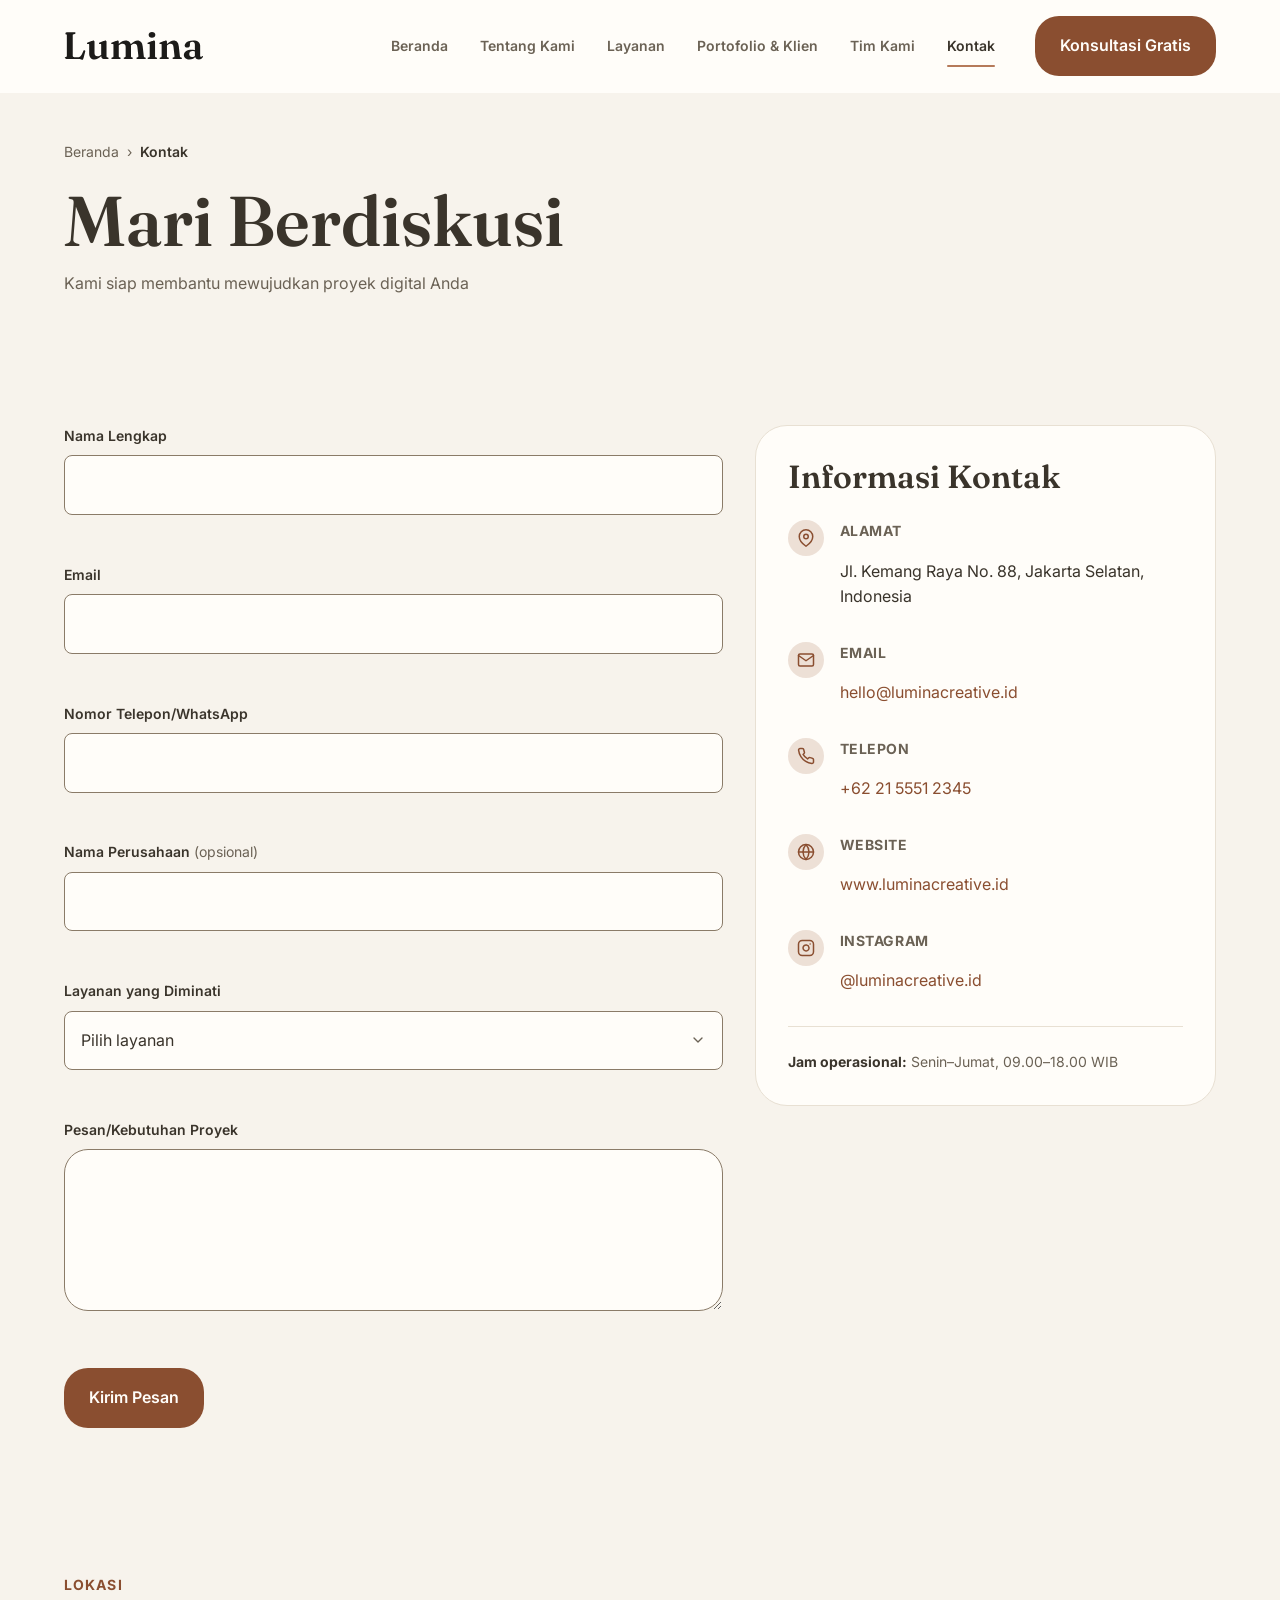
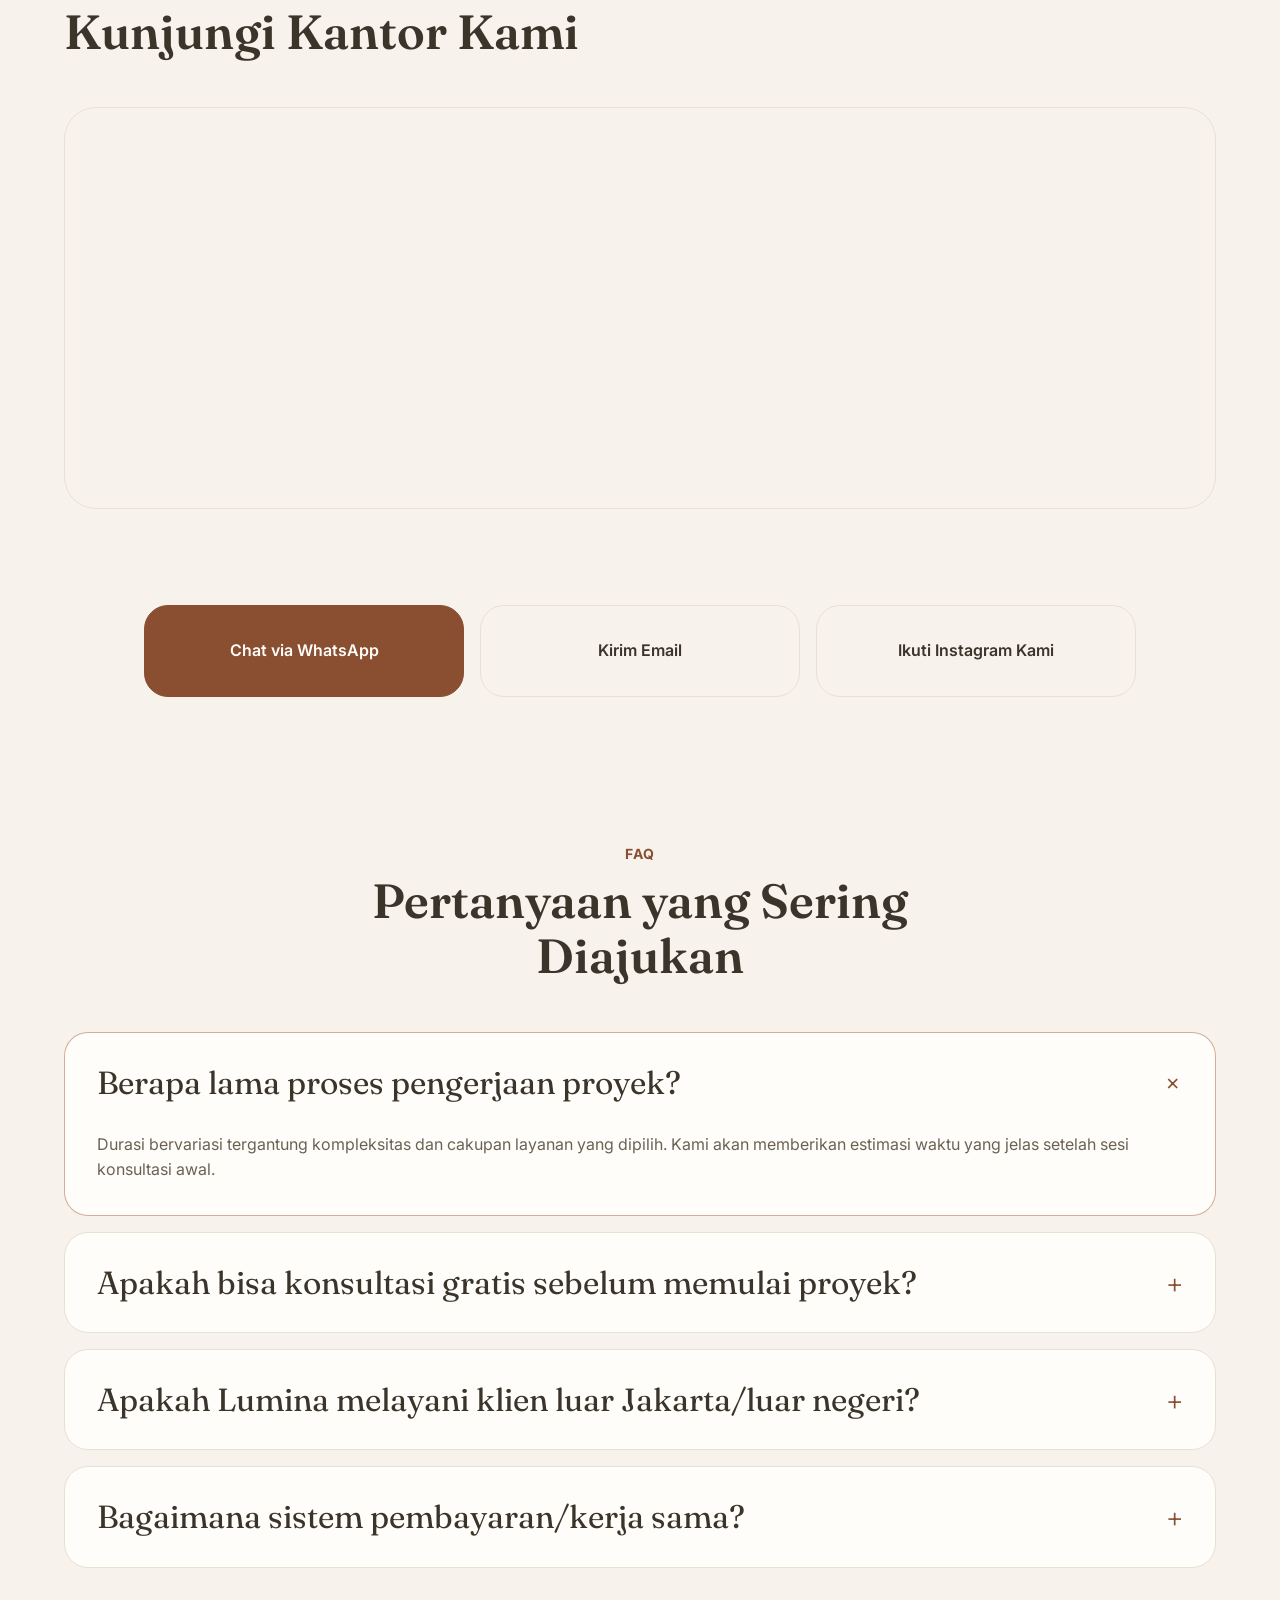
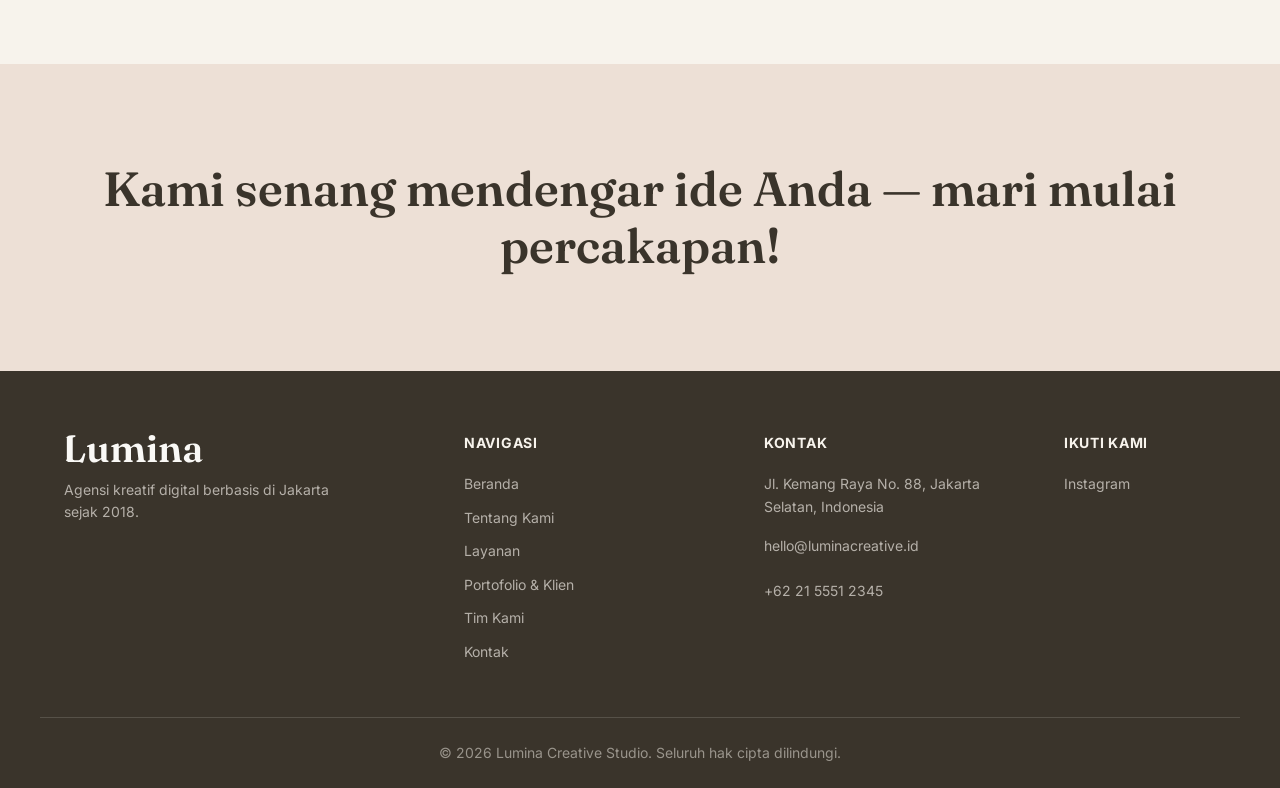
<file: kontak.html>
<!doctype html>
<html lang="id">
  <head>
    <meta charset="UTF-8" />
    <meta name="viewport" content="width=device-width, initial-scale=1.0" />
    <title>Kontak — Lumina Creative Studio</title>
    <meta
      name="description"
      content="Hubungi Lumina Creative Studio untuk konsultasi gratis. Kirim pesan melalui form, WhatsApp, email, atau kunjungi kantor kami di Jakarta Selatan."
    />

    <!-- Open Graph untuk share sosial media -->
    <meta property="og:title" content="Kontak — Lumina Creative Studio" />
    <meta
      property="og:description"
      content="Kami siap membantu mewujudkan proyek digital Anda."
    />
    <meta property="og:image" content="assets/images/og-cover.jpg" />

    <link rel="icon" href="assets/images/favicon.ico" />
    <link rel="apple-touch-icon" href="assets/images/favicon-180.png" />
    <link rel="preconnect" href="https://fonts.googleapis.com" />
    <link rel="preconnect" href="https://fonts.gstatic.com" crossorigin />
    <link
      href="https://fonts.googleapis.com/css2?family=Fraunces:opsz,wght@9..144,400;9..144,600;9..144,700&family=Inter:wght@400;500;600&display=swap"
      rel="stylesheet"
    />
    <link rel="stylesheet" href="assets/css/reset.css" />
    <link rel="stylesheet" href="assets/css/variables.css" />
    <link rel="stylesheet" href="assets/css/base.css" />
    <link rel="stylesheet" href="assets/css/layout.css" />
    <link rel="stylesheet" href="assets/css/components.css" />
    <link rel="stylesheet" href="assets/css/pages/contact.css" />
  </head>
  <body>
    <!-- ============================================================
       NAVBAR (lihat _navbar-snippet.html)
       ============================================================ -->
    <header class="navbar" id="navbar">
      <div class="container navbar__inner">
        <a href="index.html" class="navbar__logo">
          <img
            src="assets/images/logo/logo.svg"
            alt="Lumina Creative Studio"
            width="140"
            height="32"
          />
        </a>

        <button
          class="navbar__toggle"
          id="navToggle"
          aria-label="Buka menu navigasi"
          aria-expanded="false"
          aria-controls="navMenu"
        >
          <span></span><span></span><span></span>
        </button>

        <nav class="navbar__menu" id="navMenu">
          <a href="index.html" class="navbar__link">Beranda</a>
          <a href="tentang.html" class="navbar__link">Tentang Kami</a>
          <a href="layanan.html" class="navbar__link">Layanan</a>
          <a href="portofolio.html" class="navbar__link">Portofolio & Klien</a>
          <a href="tim.html" class="navbar__link">Tim Kami</a>
          <a href="kontak.html" class="navbar__link navbar__link--active"
            >Kontak</a
          >
          <a href="kontak.html" class="navbar__cta btn btn--primary"
            >Konsultasi Gratis</a
          >
        </nav>
      </div>
    </header>

    <main>
      <!-- ============================================================
         1. PAGE HEADER
         ============================================================ -->
      <section class="page-header">
        <div class="container">
          <nav class="breadcrumb" aria-label="Breadcrumb">
            <a href="index.html">Beranda</a>
            <span aria-hidden="true">&rsaquo;</span>
            <span aria-current="page">Kontak</span>
          </nav>
          <h1 class="page-header__title">Mari Berdiskusi</h1>
          <p class="page-header__subtitle">
            Kami siap membantu mewujudkan proyek digital Anda
          </p>
        </div>
      </section>

      <!-- ============================================================
         2 & 3. FORMULIR KONTAK + INFORMASI KONTAK LANGSUNG
         Ditampilkan berdampingan
         ============================================================ -->
      <section class="section contact-main">
        <div class="container">
          <div class="grid contact-main__grid">
            <!-- Formulir Kontak -->
            <div class="col-span-7 contact-form-wrap">
              <form
                id="contactForm"
                class="contact-form"
                novalidate
                action="#"
                method="post"
              >
                <div class="form-group">
                  <label for="fullName" class="form-label">Nama Lengkap</label>
                  <input
                    type="text"
                    id="fullName"
                    name="fullName"
                    class="form-field"
                    required
                    autocomplete="name"
                  />
                  <span class="form-error" role="alert"></span>
                </div>

                <div class="form-group">
                  <label for="email" class="form-label">Email</label>
                  <input
                    type="email"
                    id="email"
                    name="email"
                    class="form-field"
                    required
                    autocomplete="email"
                  />
                  <span class="form-error" role="alert"></span>
                </div>

                <div class="form-group">
                  <label for="phone" class="form-label"
                    >Nomor Telepon/WhatsApp</label
                  >
                  <input
                    type="tel"
                    id="phone"
                    name="phone"
                    class="form-field"
                    required
                    autocomplete="tel"
                  />
                  <span class="form-error" role="alert"></span>
                </div>

                <div class="form-group">
                  <label for="company" class="form-label"
                    >Nama Perusahaan
                    <span class="form-label__optional">(opsional)</span></label
                  >
                  <input
                    type="text"
                    id="company"
                    name="company"
                    class="form-field"
                    autocomplete="organization"
                  />
                  <span class="form-error" role="alert"></span>
                </div>

                <div class="form-group">
                  <label for="serviceInterest" class="form-label"
                    >Layanan yang Diminati</label
                  >
                  <select
                    id="serviceInterest"
                    name="serviceInterest"
                    class="form-field"
                    required
                  >
                    <option value="" selected disabled>Pilih layanan</option>
                    <option value="brand-identity">Brand Identity</option>
                    <option value="web-app-design">Web & App Design</option>
                    <option value="digital-marketing">Digital Marketing</option>
                    <option value="content-creation">Content Creation</option>
                    <option value="web-development">Web Development</option>
                    <option value="social-media-management">
                      Social Media Management
                    </option>
                    <option value="lainnya">Lainnya</option>
                  </select>
                  <span class="form-error" role="alert"></span>
                </div>

                <div class="form-group">
                  <label for="message" class="form-label"
                    >Pesan/Kebutuhan Proyek</label
                  >
                  <textarea
                    id="message"
                    name="message"
                    class="form-field"
                    rows="5"
                    required
                  ></textarea>
                  <span class="form-error" role="alert"></span>
                </div>

                <button
                  type="submit"
                  class="btn btn--primary contact-form__submit"
                >
                  Kirim Pesan
                </button>

                <div id="formSuccess" class="form-success" hidden>
                  Terima kasih! Pesan Anda telah terkirim. Tim kami akan segera
                  menghubungi Anda kembali.
                </div>
              </form>
            </div>

            <!-- Informasi Kontak Langsung -->
            <div class="col-span-5 contact-info">
              <h2 class="contact-info__title">Informasi Kontak</h2>

              <ul class="contact-info__list">
                <li class="contact-info__item">
                  <span class="contact-info__icon" aria-hidden="true">
                    <svg
                      width="20"
                      height="20"
                      viewBox="0 0 24 24"
                      fill="none"
                      stroke="currentColor"
                      stroke-width="2"
                      stroke-linecap="round"
                      stroke-linejoin="round"
                    >
                      <path
                        d="M21 10c0 7-9 13-9 13s-9-6-9-13a9 9 0 0 1 18 0z"
                      ></path>
                      <circle cx="12" cy="10" r="3"></circle>
                    </svg>
                  </span>
                  <div>
                    <p class="contact-info__label">Alamat</p>
                    <p class="contact-info__value">
                      Jl. Kemang Raya No. 88, Jakarta Selatan, Indonesia
                    </p>
                  </div>
                </li>
                <li class="contact-info__item">
                  <span class="contact-info__icon" aria-hidden="true">
                    <svg
                      width="20"
                      height="20"
                      viewBox="0 0 24 24"
                      fill="none"
                      stroke="currentColor"
                      stroke-width="2"
                      stroke-linecap="round"
                      stroke-linejoin="round"
                    >
                      <path
                        d="M4 4h16c1.1 0 2 .9 2 2v12c0 1.1-.9 2-2 2H4c-1.1 0-2-.9-2-2V6c0-1.1.9-2 2-2z"
                      ></path>
                      <polyline points="22,6 12,13 2,6"></polyline>
                    </svg>
                  </span>
                  <div>
                    <p class="contact-info__label">Email</p>
                    <p class="contact-info__value">
                      <a href="mailto:hello@luminacreative.id"
                        >hello@luminacreative.id</a
                      >
                    </p>
                  </div>
                </li>
                <li class="contact-info__item">
                  <span class="contact-info__icon" aria-hidden="true">
                    <svg
                      width="20"
                      height="20"
                      viewBox="0 0 24 24"
                      fill="none"
                      stroke="currentColor"
                      stroke-width="2"
                      stroke-linecap="round"
                      stroke-linejoin="round"
                    >
                      <path
                        d="M22 16.92v3a2 2 0 0 1-2.18 2 19.79 19.79 0 0 1-8.63-3.07 19.5 19.5 0 0 1-6-6 19.79 19.79 0 0 1-3.07-8.67A2 2 0 0 1 4.11 2h3a2 2 0 0 1 2 1.72c.127.96.361 1.903.7 2.81a2 2 0 0 1-.45 2.11L8.09 9.91a16 16 0 0 0 6 6l1.27-1.27a2 2 0 0 1 2.11-.45c.907.339 1.85.573 2.81.7A2 2 0 0 1 22 16.92z"
                      ></path>
                    </svg>
                  </span>
                  <div>
                    <p class="contact-info__label">Telepon</p>
                    <p class="contact-info__value">
                      <a href="tel:+622155512345">+62 21 5551 2345</a>
                    </p>
                  </div>
                </li>
                <li class="contact-info__item">
                  <span class="contact-info__icon" aria-hidden="true">
                    <svg
                      width="20"
                      height="20"
                      viewBox="0 0 24 24"
                      fill="none"
                      stroke="currentColor"
                      stroke-width="2"
                      stroke-linecap="round"
                      stroke-linejoin="round"
                    >
                      <circle cx="12" cy="12" r="10"></circle>
                      <line x1="2" y1="12" x2="22" y2="12"></line>
                      <path
                        d="M12 2a15.3 15.3 0 0 1 4 10 15.3 15.3 0 0 1-4 10 15.3 15.3 0 0 1-4-10 15.3 15.3 0 0 1 4-10z"
                      ></path>
                    </svg>
                  </span>
                  <div>
                    <p class="contact-info__label">Website</p>
                    <p class="contact-info__value">
                      <a
                        href="https://www.luminacreative.id"
                        target="_blank"
                        rel="noopener"
                        >www.luminacreative.id</a
                      >
                    </p>
                  </div>
                </li>
                <li class="contact-info__item">
                  <span class="contact-info__icon" aria-hidden="true">
                    <svg
                      width="20"
                      height="20"
                      viewBox="0 0 24 24"
                      fill="none"
                      stroke="currentColor"
                      stroke-width="2"
                      stroke-linecap="round"
                      stroke-linejoin="round"
                    >
                      <rect x="2" y="2" width="20" height="20" rx="5"></rect>
                      <path
                        d="M16 11.37A4 4 0 1 1 12.63 8 4 4 0 0 1 16 11.37z"
                      ></path>
                      <line x1="17.5" y1="6.5" x2="17.51" y2="6.5"></line>
                    </svg>
                  </span>
                  <div>
                    <p class="contact-info__label">Instagram</p>
                    <p class="contact-info__value">
                      <a
                        href="https://instagram.com/luminacreative.id"
                        target="_blank"
                        rel="noopener"
                        >@luminacreative.id</a
                      >
                    </p>
                  </div>
                </li>
              </ul>

              <p class="contact-info__hours">
                <strong>Jam operasional:</strong> Senin–Jumat, 09.00–18.00 WIB
              </p>
            </div>
          </div>
        </div>
      </section>

      <!-- ============================================================
         4. PETA LOKASI
         ============================================================ -->
      <section class="section--tight contact-map">
        <div class="container">
          <div class="section-header">
            <p class="section-header__eyebrow">Lokasi</p>
            <h2 class="section-header__title">Kunjungi Kantor Kami</h2>
          </div>
          <div class="contact-map__frame">
            <iframe
              src="https://www.google.com/maps?q=Jl.+Kemang+Raya+No.+88,+Jakarta+Selatan&output=embed"
              width="100%"
              height="400"
              style="border: 0"
              allowfullscreen=""
              loading="lazy"
              referrerpolicy="no-referrer-when-downgrade"
              title="Lokasi Kantor Lumina Creative Studio"
            ></iframe>
          </div>
        </div>
      </section>

      <!-- ============================================================
         5. TOMBOL KONTAK CEPAT (QUICK ACTIONS)
         ============================================================ -->
      <section class="section--tight quick-actions">
        <div class="container">
          <div class="quick-actions__grid">
            <a
              href="https://wa.me/622155512345?text=Halo%20Lumina%2C%20saya%20ingin%20bertanya"
              target="_blank"
              rel="noopener"
              class="btn btn--primary quick-actions__btn quick-actions__btn--whatsapp"
            >
              Chat via WhatsApp
            </a>
            <a
              href="mailto:hello@luminacreative.id"
              class="btn btn--secondary quick-actions__btn"
            >
              Kirim Email
            </a>
            <a
              href="https://instagram.com/luminacreative.id"
              target="_blank"
              rel="noopener"
              class="btn btn--secondary quick-actions__btn"
            >
              Ikuti Instagram Kami
            </a>
          </div>
        </div>
      </section>

      <!-- ============================================================
         6. FAQ SINGKAT
         ============================================================ -->
      <section class="section contact-faq">
        <div class="container">
          <div class="section-header section-header--center">
            <p class="section-header__eyebrow">FAQ</p>
            <h2 class="section-header__title">
              Pertanyaan yang Sering Diajukan
            </h2>
          </div>

          <div class="accordion">
            <details class="accordion__item accordion--flat" open>
              <summary class="accordion__trigger">
                <span class="accordion__title-group">
                  <span class="accordion__title"
                    >Berapa lama proses pengerjaan proyek?</span
                  >
                </span>
              </summary>
              <div class="accordion__content">
                <p>
                  Durasi bervariasi tergantung kompleksitas dan cakupan layanan
                  yang dipilih. Kami akan memberikan estimasi waktu yang jelas
                  setelah sesi konsultasi awal.
                </p>
              </div>
            </details>

            <details class="accordion__item accordion--flat">
              <summary class="accordion__trigger">
                <span class="accordion__title-group">
                  <span class="accordion__title"
                    >Apakah bisa konsultasi gratis sebelum memulai proyek?</span
                  >
                </span>
              </summary>
              <div class="accordion__content">
                <p>
                  Bisa. Kami menyediakan sesi konsultasi gratis untuk memahami
                  kebutuhan Anda sebelum menyusun proposal kerja sama.
                </p>
              </div>
            </details>

            <details class="accordion__item accordion--flat">
              <summary class="accordion__trigger">
                <span class="accordion__title-group">
                  <span class="accordion__title"
                    >Apakah Lumina melayani klien luar Jakarta/luar
                    negeri?</span
                  >
                </span>
              </summary>
              <div class="accordion__content">
                <p>
                  Ya. Sebagian besar proses kerja kami dapat dilakukan secara
                  remote, sehingga klien dari luar Jakarta maupun luar negeri
                  tetap bisa bekerja sama dengan kami.
                </p>
              </div>
            </details>

            <details class="accordion__item accordion--flat">
              <summary class="accordion__trigger">
                <span class="accordion__title-group">
                  <span class="accordion__title"
                    >Bagaimana sistem pembayaran/kerja sama?</span
                  >
                </span>
              </summary>
              <div class="accordion__content">
                <p>
                  Skema pembayaran dan kerja sama akan disesuaikan dengan
                  cakupan proyek dan disepakati bersama di awal, biasanya dengan
                  sistem termin/tahapan pembayaran.
                </p>
              </div>
            </details>
          </div>
        </div>
      </section>

      <!-- ============================================================
         7. CALL-TO-ACTION PENUTUP
         ============================================================ -->
      <section class="section cta-banner">
        <div class="container cta-banner__inner">
          <h2 class="cta-banner__title">
            Kami senang mendengar ide Anda — mari mulai percakapan!
          </h2>
        </div>
      </section>
    </main>

    <!-- ============================================================
       FOOTER (lihat _footer-snippet.html)
       ============================================================ -->
    <footer class="footer">
      <div class="container footer__grid">
        <div class="footer__brand">
          <img
            src="assets/images/logo/logo-white.svg"
            alt="Lumina Creative Studio"
            width="140"
            height="32"
          />
          <p>Agensi kreatif digital berbasis di Jakarta sejak 2018.</p>
        </div>

        <div class="footer__links">
          <h4>Navigasi</h4>
          <a href="index.html">Beranda</a>
          <a href="tentang.html">Tentang Kami</a>
          <a href="layanan.html">Layanan</a>
          <a href="portofolio.html">Portofolio & Klien</a>
          <a href="tim.html">Tim Kami</a>
          <a href="kontak.html">Kontak</a>
        </div>

        <div class="footer__contact">
          <h4>Kontak</h4>
          <p>Jl. Kemang Raya No. 88, Jakarta Selatan, Indonesia</p>
          <p>
            <a href="mailto:hello@luminacreative.id">hello@luminacreative.id</a>
          </p>
          <p><a href="tel:+622155512345">+62 21 5551 2345</a></p>
        </div>

        <div class="footer__social">
          <h4>Ikuti Kami</h4>
          <a
            href="https://instagram.com/luminacreative.id"
            target="_blank"
            rel="noopener"
            >Instagram</a
          >
        </div>
      </div>

      <div class="footer__bottom container">
        <p>
          &copy; <span id="year"></span> Lumina Creative Studio. Seluruh hak
          cipta dilindungi.
        </p>
      </div>
    </footer>

    <script src="assets/js/main.js" defer></script>
    <script src="assets/js/form-validation.js" defer></script>
  </body>
</html>
</file>
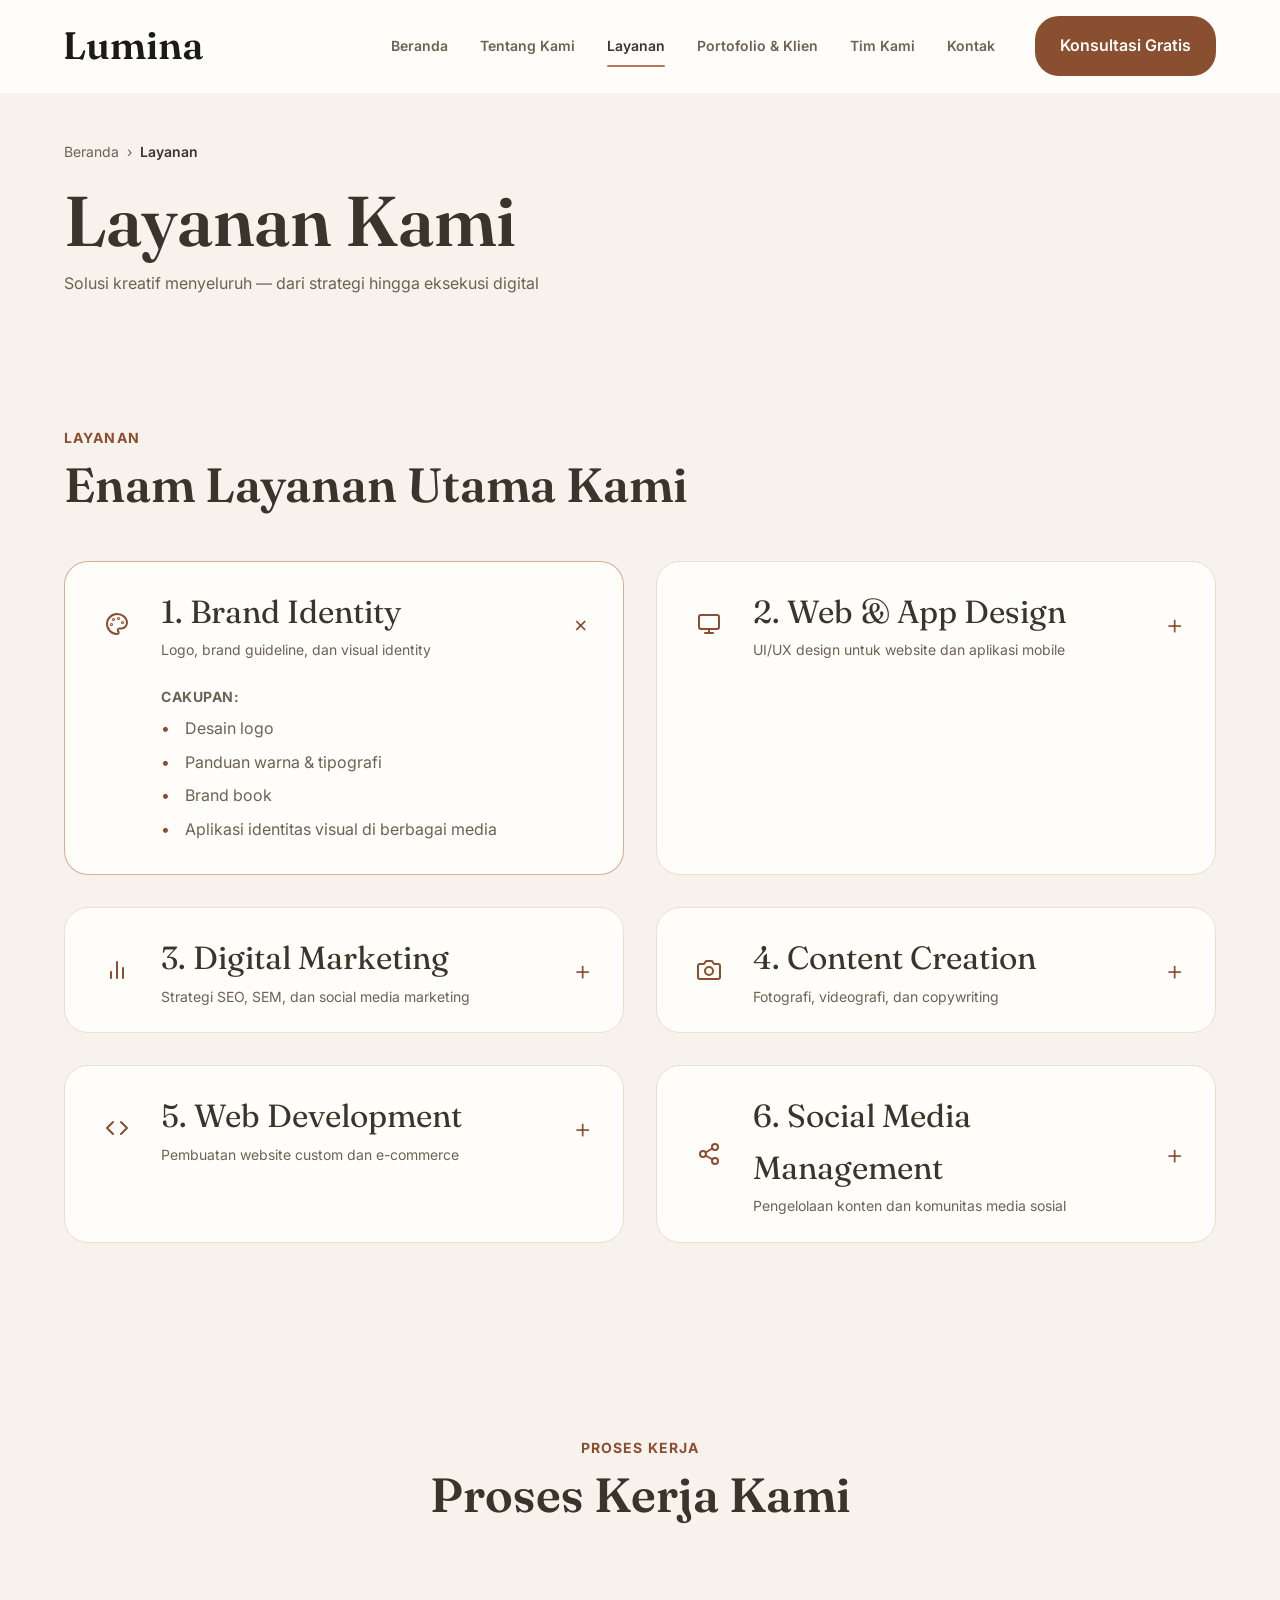
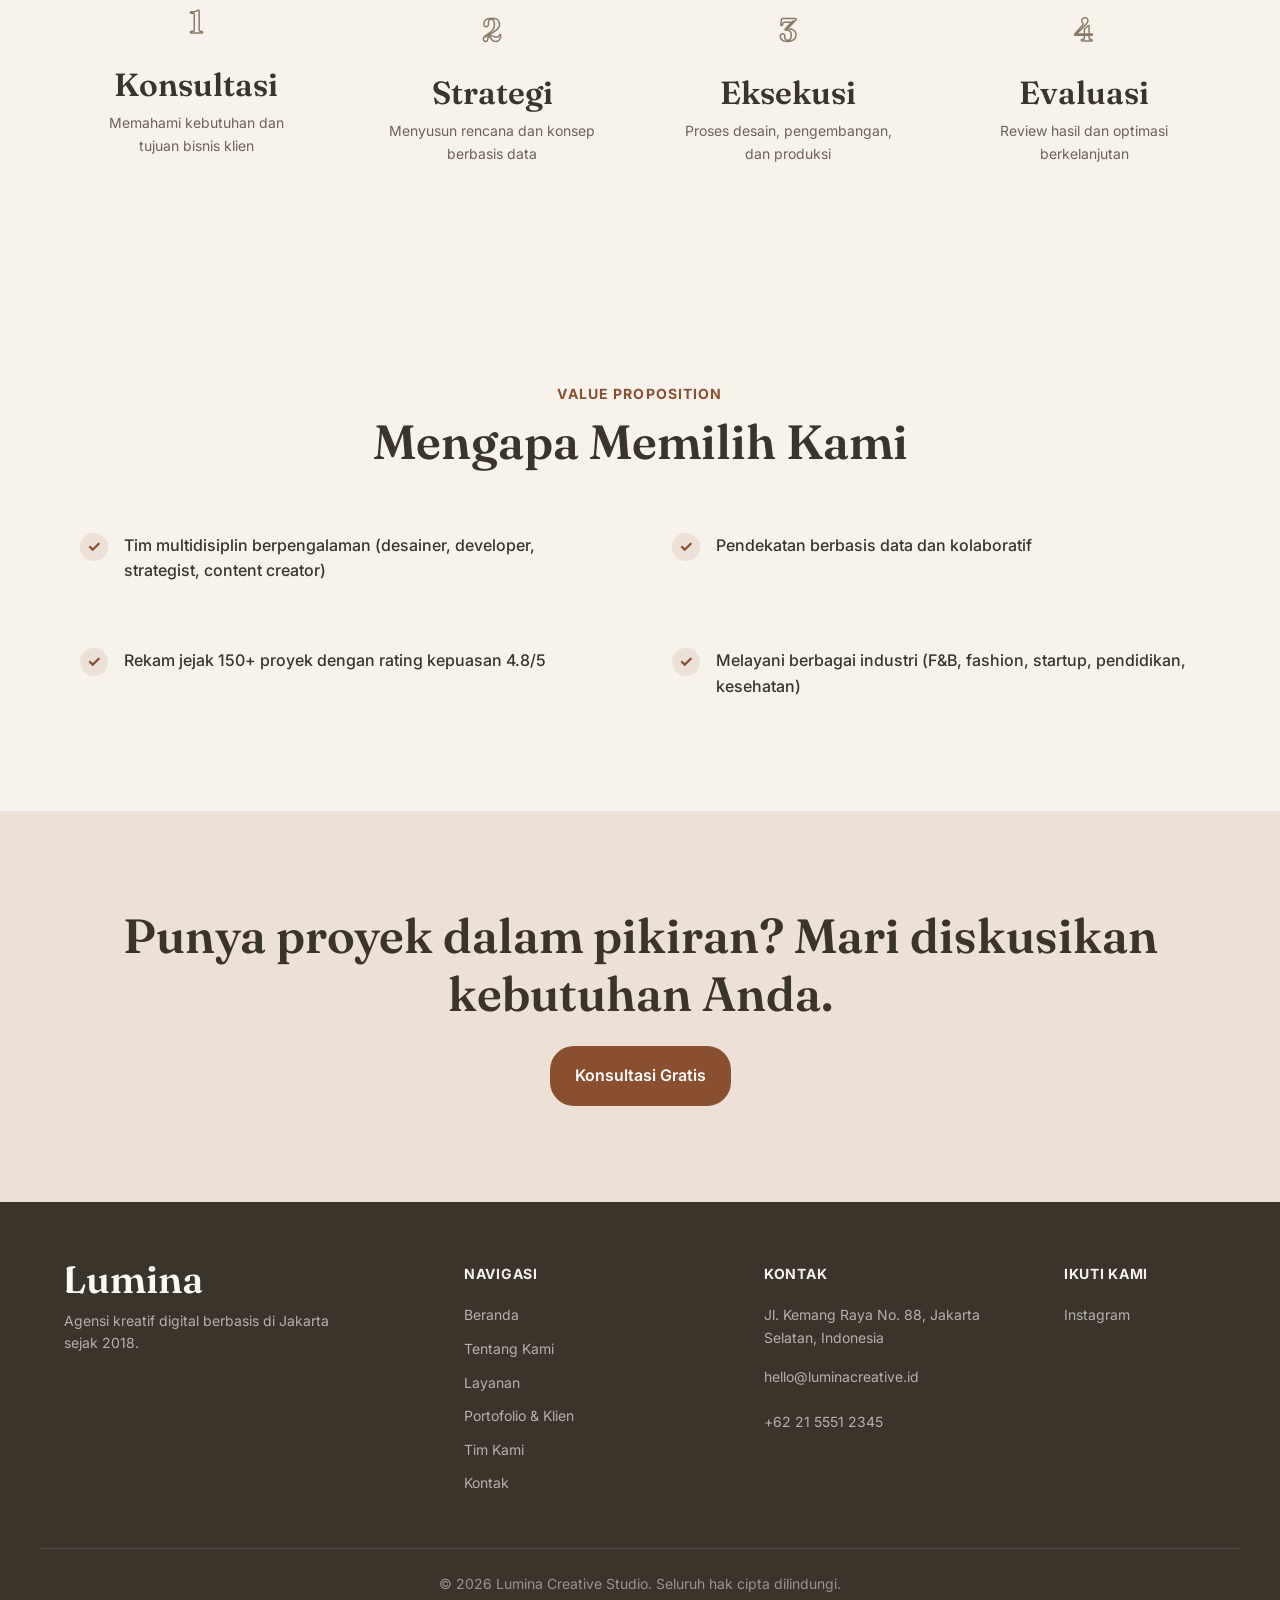
<file: layanan.html>
<!doctype html>
<html lang="id">
  <head>
    <meta charset="UTF-8" />
    <meta name="viewport" content="width=device-width, initial-scale=1.0" />
    <title>Layanan — Lumina Creative Studio</title>
    <meta
      name="description"
      content="Solusi kreatif menyeluruh dari Lumina Creative Studio: Brand Identity, Web & App Design, Digital Marketing, Content Creation, Web Development, dan Social Media Management."
    />

    <!-- Open Graph untuk share sosial media -->
    <meta property="og:title" content="Layanan Lumina Creative Studio" />
    <meta
      property="og:description"
      content="Solusi kreatif menyeluruh — dari strategi hingga eksekusi digital."
    />
    <meta property="og:image" content="assets/images/og-cover.jpg" />

    <link rel="icon" href="assets/images/favicon.ico" />
    <link rel="apple-touch-icon" href="assets/images/favicon-180.png" />
    <link rel="preconnect" href="https://fonts.googleapis.com" />
    <link rel="preconnect" href="https://fonts.gstatic.com" crossorigin />
    <link
      href="https://fonts.googleapis.com/css2?family=Fraunces:opsz,wght@9..144,400;9..144,600;9..144,700&family=Inter:wght@400;500;600&display=swap"
      rel="stylesheet"
    />
    <link rel="stylesheet" href="assets/css/reset.css" />
    <link rel="stylesheet" href="assets/css/variables.css" />
    <link rel="stylesheet" href="assets/css/base.css" />
    <link rel="stylesheet" href="assets/css/layout.css" />
    <link rel="stylesheet" href="assets/css/components.css" />
    <link rel="stylesheet" href="assets/css/pages/services.css" />
  </head>
  <body>
    <!-- ============================================================
       NAVBAR (lihat _navbar-snippet.html)
       ============================================================ -->
    <header class="navbar" id="navbar">
      <div class="container navbar__inner">
        <a href="index.html" class="navbar__logo">
          <img
            src="assets/images/logo/logo.svg"
            alt="Lumina Creative Studio"
            width="140"
            height="32"
          />
        </a>

        <button
          class="navbar__toggle"
          id="navToggle"
          aria-label="Buka menu navigasi"
          aria-expanded="false"
          aria-controls="navMenu"
        >
          <span></span><span></span><span></span>
        </button>

        <nav class="navbar__menu" id="navMenu">
          <a href="index.html" class="navbar__link">Beranda</a>
          <a href="tentang.html" class="navbar__link">Tentang Kami</a>
          <a href="layanan.html" class="navbar__link navbar__link--active"
            >Layanan</a
          >
          <a href="portofolio.html" class="navbar__link">Portofolio & Klien</a>
          <a href="tim.html" class="navbar__link">Tim Kami</a>
          <a href="kontak.html" class="navbar__link">Kontak</a>
          <a href="kontak.html" class="navbar__cta btn btn--primary"
            >Konsultasi Gratis</a
          >
        </nav>
      </div>
    </header>

    <main>
      <!-- ============================================================
         1. PAGE HEADER
         ============================================================ -->
      <section class="page-header">
        <div class="container">
          <nav class="breadcrumb" aria-label="Breadcrumb">
            <a href="index.html">Beranda</a>
            <span aria-hidden="true">&rsaquo;</span>
            <span aria-current="page">Layanan</span>
          </nav>
          <h1 class="page-header__title">Layanan Kami</h1>
          <p class="page-header__subtitle">
            Solusi kreatif menyeluruh — dari strategi hingga eksekusi digital
          </p>
        </div>
      </section>

      <!-- ============================================================
         2. DAFTAR LAYANAN (DETAIL PER LAYANAN)
         Desktop: grid card. Mobile (< 900px): accordion native
         <details>/<summary> — CATATAN: accordion versi native HTML5,
         tanpa JS tambahan (sesuai opsi di 03-layanan.md).
         ============================================================ -->
      <section class="section services-list">
        <div class="container">
          <div class="section-header">
            <p class="section-header__eyebrow">Layanan</p>
            <h2 class="section-header__title">Enam Layanan Utama Kami</h2>
          </div>

          <div class="accordion">
            <details class="accordion__item" open>
              <summary class="accordion__trigger">
                <span class="accordion__icon" aria-hidden="true">
                  <svg
                    width="24"
                    height="24"
                    viewBox="0 0 24 24"
                    fill="none"
                    stroke="currentColor"
                    stroke-width="2"
                    stroke-linecap="round"
                    stroke-linejoin="round"
                  >
                    <circle cx="13.5" cy="6.5" r=".5"></circle>
                    <circle cx="17.5" cy="10.5" r=".5"></circle>
                    <circle cx="8.5" cy="7.5" r=".5"></circle>
                    <circle cx="6.5" cy="12.5" r=".5"></circle>
                    <path
                      d="M12 2C6.5 2 2 6.5 2 12s4.5 10 10 10c.926 0 1.648-.746 1.648-1.688 0-.437-.18-.835-.437-1.125-.29-.289-.438-.652-.438-1.125a1.64 1.64 0 0 1 1.668-1.668h1.996c3.051 0 5.555-2.503 5.555-5.554C21.965 6.012 17.461 2 12 2z"
                    ></path>
                  </svg>
                </span>
                <span class="accordion__title-group">
                  <span class="accordion__title">1. Brand Identity</span>
                  <span class="accordion__desc"
                    >Logo, brand guideline, dan visual identity</span
                  >
                </span>
              </summary>
              <div class="accordion__content">
                <p class="accordion__label">Cakupan:</p>
                <ul class="accordion__list">
                  <li>Desain logo</li>
                  <li>Panduan warna &amp; tipografi</li>
                  <li>Brand book</li>
                  <li>Aplikasi identitas visual di berbagai media</li>
                </ul>
              </div>
            </details>

            <details class="accordion__item">
              <summary class="accordion__trigger">
                <span class="accordion__icon" aria-hidden="true">
                  <svg
                    width="24"
                    height="24"
                    viewBox="0 0 24 24"
                    fill="none"
                    stroke="currentColor"
                    stroke-width="2"
                    stroke-linecap="round"
                    stroke-linejoin="round"
                  >
                    <rect x="2" y="3" width="20" height="14" rx="2"></rect>
                    <line x1="8" y1="21" x2="16" y2="21"></line>
                    <line x1="12" y1="17" x2="12" y2="21"></line>
                  </svg>
                </span>
                <span class="accordion__title-group">
                  <span class="accordion__title">2. Web &amp; App Design</span>
                  <span class="accordion__desc"
                    >UI/UX design untuk website dan aplikasi mobile</span
                  >
                </span>
              </summary>
              <div class="accordion__content">
                <p class="accordion__label">Cakupan:</p>
                <ul class="accordion__list">
                  <li>Riset pengguna</li>
                  <li>Wireframe</li>
                  <li>Prototyping</li>
                  <li>UI design</li>
                  <li>Usability testing</li>
                </ul>
              </div>
            </details>

            <details class="accordion__item">
              <summary class="accordion__trigger">
                <span class="accordion__icon" aria-hidden="true">
                  <svg
                    width="24"
                    height="24"
                    viewBox="0 0 24 24"
                    fill="none"
                    stroke="currentColor"
                    stroke-width="2"
                    stroke-linecap="round"
                    stroke-linejoin="round"
                  >
                    <line x1="18" y1="20" x2="18" y2="10"></line>
                    <line x1="12" y1="20" x2="12" y2="4"></line>
                    <line x1="6" y1="20" x2="6" y2="14"></line>
                  </svg>
                </span>
                <span class="accordion__title-group">
                  <span class="accordion__title">3. Digital Marketing</span>
                  <span class="accordion__desc"
                    >Strategi SEO, SEM, dan social media marketing</span
                  >
                </span>
              </summary>
              <div class="accordion__content">
                <p class="accordion__label">Cakupan:</p>
                <ul class="accordion__list">
                  <li>Riset kata kunci &amp; SEO on-page</li>
                  <li>Kampanye iklan berbayar (SEM/Ads)</li>
                  <li>Perencanaan konten sosial media</li>
                  <li>Analisis performa kampanye</li>
                </ul>
              </div>
            </details>

            <details class="accordion__item">
              <summary class="accordion__trigger">
                <span class="accordion__icon" aria-hidden="true">
                  <svg
                    width="24"
                    height="24"
                    viewBox="0 0 24 24"
                    fill="none"
                    stroke="currentColor"
                    stroke-width="2"
                    stroke-linecap="round"
                    stroke-linejoin="round"
                  >
                    <path
                      d="M23 19a2 2 0 0 1-2 2H3a2 2 0 0 1-2-2V8a2 2 0 0 1 2-2h4l2-3h6l2 3h4a2 2 0 0 1 2 2z"
                    ></path>
                    <circle cx="12" cy="13" r="4"></circle>
                  </svg>
                </span>
                <span class="accordion__title-group">
                  <span class="accordion__title">4. Content Creation</span>
                  <span class="accordion__desc"
                    >Fotografi, videografi, dan copywriting</span
                  >
                </span>
              </summary>
              <div class="accordion__content">
                <p class="accordion__label">Cakupan:</p>
                <ul class="accordion__list">
                  <li>Produksi foto produk/brand</li>
                  <li>Video promosi &amp; konten sosial media</li>
                  <li>Penulisan naskah dan copy pemasaran</li>
                </ul>
              </div>
            </details>

            <details class="accordion__item">
              <summary class="accordion__trigger">
                <span class="accordion__icon" aria-hidden="true">
                  <svg
                    width="24"
                    height="24"
                    viewBox="0 0 24 24"
                    fill="none"
                    stroke="currentColor"
                    stroke-width="2"
                    stroke-linecap="round"
                    stroke-linejoin="round"
                  >
                    <polyline points="16 18 22 12 16 6"></polyline>
                    <polyline points="8 6 2 12 8 18"></polyline>
                  </svg>
                </span>
                <span class="accordion__title-group">
                  <span class="accordion__title">5. Web Development</span>
                  <span class="accordion__desc"
                    >Pembuatan website custom dan e-commerce</span
                  >
                </span>
              </summary>
              <div class="accordion__content">
                <p class="accordion__label">Cakupan:</p>
                <ul class="accordion__list">
                  <li>Website company profile</li>
                  <li>Toko online (e-commerce)</li>
                  <li>Integrasi sistem</li>
                  <li>Maintenance &amp; support</li>
                </ul>
              </div>
            </details>

            <details class="accordion__item">
              <summary class="accordion__trigger">
                <span class="accordion__icon" aria-hidden="true">
                  <svg
                    width="24"
                    height="24"
                    viewBox="0 0 24 24"
                    fill="none"
                    stroke="currentColor"
                    stroke-width="2"
                    stroke-linecap="round"
                    stroke-linejoin="round"
                  >
                    <circle cx="18" cy="5" r="3"></circle>
                    <circle cx="6" cy="12" r="3"></circle>
                    <circle cx="18" cy="19" r="3"></circle>
                    <line x1="8.59" y1="13.51" x2="15.42" y2="17.49"></line>
                    <line x1="15.41" y1="6.51" x2="8.59" y2="10.49"></line>
                  </svg>
                </span>
                <span class="accordion__title-group">
                  <span class="accordion__title"
                    >6. Social Media Management</span
                  >
                  <span class="accordion__desc"
                    >Pengelolaan konten dan komunitas media sosial</span
                  >
                </span>
              </summary>
              <div class="accordion__content">
                <p class="accordion__label">Cakupan:</p>
                <ul class="accordion__list">
                  <li>Content planning &amp; calendar</li>
                  <li>Posting &amp; scheduling</li>
                  <li>Community management</li>
                  <li>Laporan performa bulanan</li>
                </ul>
              </div>
            </details>
          </div>
        </div>
      </section>

      <!-- ============================================================
         3. PROSES KERJA KAMI (OUR PROCESS)
         ============================================================ -->
      <section class="section process">
        <div class="container">
          <div class="section-header section-header--center">
            <p class="section-header__eyebrow">Proses Kerja</p>
            <h2 class="section-header__title">Proses Kerja Kami</h2>
          </div>

          <ol class="process__timeline">
            <li class="process__step">
              <span class="process__number">1</span>
              <h3 class="process__title">Konsultasi</h3>
              <p class="process__desc">
                Memahami kebutuhan dan tujuan bisnis klien
              </p>
            </li>
            <li class="process__step">
              <span class="process__number">2</span>
              <h3 class="process__title">Strategi</h3>
              <p class="process__desc">
                Menyusun rencana dan konsep berbasis data
              </p>
            </li>
            <li class="process__step">
              <span class="process__number">3</span>
              <h3 class="process__title">Eksekusi</h3>
              <p class="process__desc">
                Proses desain, pengembangan, dan produksi
              </p>
            </li>
            <li class="process__step">
              <span class="process__number">4</span>
              <h3 class="process__title">Evaluasi</h3>
              <p class="process__desc">
                Review hasil dan optimasi berkelanjutan
              </p>
            </li>
          </ol>
        </div>
      </section>

      <!-- ============================================================
         4. MENGAPA MEMILIH KAMI (VALUE PROPOSITION)
         ============================================================ -->
      <section class="section why-us">
        <div class="container">
          <div class="section-header section-header--center">
            <p class="section-header__eyebrow">Value Proposition</p>
            <h2 class="section-header__title">Mengapa Memilih Kami</h2>
          </div>

          <div class="grid">
            <div class="col-span-6 why-us__item">
              <span class="why-us__check" aria-hidden="true">✓</span>
              <p>
                Tim multidisiplin berpengalaman (desainer, developer,
                strategist, content creator)
              </p>
            </div>
            <div class="col-span-6 why-us__item">
              <span class="why-us__check" aria-hidden="true">✓</span>
              <p>Pendekatan berbasis data dan kolaboratif</p>
            </div>
            <div class="col-span-6 why-us__item">
              <span class="why-us__check" aria-hidden="true">✓</span>
              <p>Rekam jejak 150+ proyek dengan rating kepuasan 4.8/5</p>
            </div>
            <div class="col-span-6 why-us__item">
              <span class="why-us__check" aria-hidden="true">✓</span>
              <p>
                Melayani berbagai industri (F&amp;B, fashion, startup,
                pendidikan, kesehatan)
              </p>
            </div>
          </div>
        </div>
      </section>

      <!-- ============================================================
         5. CALL-TO-ACTION
         ============================================================ -->
      <section class="section cta-banner">
        <div class="container cta-banner__inner">
          <h2 class="cta-banner__title">
            Punya proyek dalam pikiran? Mari diskusikan kebutuhan Anda.
          </h2>
          <a href="kontak.html" class="btn btn--primary">Konsultasi Gratis</a>
        </div>
      </section>
    </main>

    <!-- ============================================================
       FOOTER (lihat _footer-snippet.html)
       ============================================================ -->
    <footer class="footer">
      <div class="container footer__grid">
        <div class="footer__brand">
          <img
            src="assets/images/logo/logo-white.svg"
            alt="Lumina Creative Studio"
            width="140"
            height="32"
          />
          <p>Agensi kreatif digital berbasis di Jakarta sejak 2018.</p>
        </div>

        <div class="footer__links">
          <h4>Navigasi</h4>
          <a href="index.html">Beranda</a>
          <a href="tentang.html">Tentang Kami</a>
          <a href="layanan.html">Layanan</a>
          <a href="portofolio.html">Portofolio & Klien</a>
          <a href="tim.html">Tim Kami</a>
          <a href="kontak.html">Kontak</a>
        </div>

        <div class="footer__contact">
          <h4>Kontak</h4>
          <p>Jl. Kemang Raya No. 88, Jakarta Selatan, Indonesia</p>
          <p>
            <a href="mailto:hello@luminacreative.id">hello@luminacreative.id</a>
          </p>
          <p><a href="tel:+622155512345">+62 21 5551 2345</a></p>
        </div>

        <div class="footer__social">
          <h4>Ikuti Kami</h4>
          <a
            href="https://instagram.com/luminacreative.id"
            target="_blank"
            rel="noopener"
            >Instagram</a
          >
        </div>
      </div>

      <div class="footer__bottom container">
        <p>
          &copy; <span id="year"></span> Lumina Creative Studio. Seluruh hak
          cipta dilindungi.
        </p>
      </div>
    </footer>

    <script src="assets/js/main.js" defer></script>
  </body>
</html>
</file>
<file: assets/css/variables.css>
/* ==========================================================================
   VARIABLES.CSS
   Design Tokens — Lumina Creative Studio
   Hasil REDESIGN "Minimalist Modern Curved" (filosofi "Diam tapi Berbicara").

   Seluruh token dari sistem lama (tema terracotta) SUDAH TIDAK BERLAKU dan
   dihapus total dari file ini, termasuk namun tidak terbatas pada:
   --color-bg, --color-ink, --color-ink-muted, --color-accent (nilai lama
   #D6572E), --color-accent-soft (nilai lama), --color-border (nilai lama),
   --radius-sm, --radius-md, --radius-lg, --font-display.

   File lain (components.css, pages/*.css) akan dimigrasikan ke nama token
   baru di bawah ini sebagai step terpisah — jangan referensikan nama token
   lama di file manapun setelah migrasi selesai.
   ========================================================================== */

:root {
  /* === COLOR === */
  --color-primary: #3A342B;
  --color-secondary: #8A7B68;
  --color-background: #F7F3EC;
  --color-surface: #FFFDF9;
  --color-text-primary: #3A342B;
  --color-text-secondary: #6B6255;
  --color-accent: #B57A5A;
  --color-accent-hover: #8A4E30;

  /* Token turunan — tidak eksplisit di brief desain awal, ditambahkan agar
     komponen existing yang membutuhkannya tidak pecah. Verifikasi kontras
     ulang kalau dipakai sebagai teks. */
  --color-accent-soft: #EDE0D6;
  --color-accent-hover-dark: #6B3B24;
  --color-border: #E8E0D3;
  --color-danger: #C0392B;

  /* RGB channels untuk rgba() dinamis (box-shadow, overlay transparan) */
  --color-primary-rgb: 58, 52, 43;
  --color-background-rgb: 247, 243, 236;

  /* === TYPOGRAPHY === */
  --font-heading: 'Fraunces', 'Georgia', serif;
  --font-body: 'Inter', -apple-system, sans-serif;
  --font-mono: 'IBM Plex Mono', monospace;

  --fs-h1: clamp(2rem, 5vw, 4.5rem);
  --fs-h2: clamp(2rem, 4vw, 3rem);
  --fs-h3: clamp(1.5rem, 3vw, 2rem);
  --fs-body: 1rem;
  --fs-small: 0.875rem;
  --font-size-display: clamp(3rem, 7vw, 6.5rem);

  /* === SPACING (basis 8px, tidak berubah dari sistem lama) === */
  --spacing-unit: 8px;
  --space-1: 0.5rem;
  --space-2: 1rem;
  --space-3: 1.5rem;
  --space-4: 2rem;
  --space-5: 3rem;
  --space-6: 4rem;
  --space-7: 6rem;
  --space-8: 8rem;

  /* === LAYOUT === */
  --container-max: 1200px;
  --border-radius-sm: 8px;
  --border-radius-md: 24px;
  --border-radius-lg: 32px;
  --border-radius-xl: 48px;

  /* === SHADOW === */
  --shadow-sm: 0 2px 8px rgba(58, 52, 43, 0.06);
  --shadow-md: 0 16px 32px rgba(58, 52, 43, 0.10);

  /* === TRANSITION === */
  --ease: cubic-bezier(0.4, 0, 0.2, 1);
  --duration-fast: 150ms;
  --duration-base: 300ms;
  --transition-default: 450ms cubic-bezier(0.16, 1, 0.3, 1);
}
</file>
<file: assets/css/base.css>
/* ==========================================================================
   BASE.CSS
   Typography & elemen dasar (body, h1-h6, a, dll)
   Semua nilai warna/font/spacing WAJIB lewat var(--nama-variabel) dari
   variables.css — tidak ada nilai hardcode di file ini.

   Dimigrasikan ke token redesign "Minimalist Modern Curved" —
   lihat variables.css untuk daftar lengkap token baru.
   ========================================================================== */

/* === BODY === */
body {
  background-color: var(--color-background);
  color: var(--color-text-primary);
  font-family: var(--font-body);
  font-size: var(--fs-body);
  font-weight: 400;
  line-height: 1.6;
}

/* === HEADINGS === */
h1,
h2,
h3,
h4,
h5,
h6 {
  font-family: var(--font-heading);
  color: var(--color-text-primary);
  font-weight: 600;
  line-height: 1.2;
  word-break: normal;
  hyphens: auto;
  overflow-wrap: anywhere;
}

h1 {
  font-size: var(--fs-h1);
}

h2 {
  font-size: var(--fs-h2);
}

h3 {
  font-size: var(--fs-h3);
}

h4 {
  font-size: var(--fs-body);
  text-transform: uppercase;
  letter-spacing: 0.04em;
}

h5,
h6 {
  font-size: var(--fs-small);
}

/* === PARAGRAPH === */
p {
  font-family: var(--font-body);
  color: var(--color-text-secondary);
  font-size: var(--fs-body);
  line-height: 1.6;
  word-break: normal;
  hyphens: auto;
  overflow-wrap: anywhere;
}

p + p {
  margin-top: var(--space-2);
}

small {
  font-size: var(--fs-small);
  color: var(--color-text-secondary);
}

/* === LINKS === */
a {
  color: var(--color-accent-hover);
  text-decoration: none;
  transition: color var(--duration-base) var(--ease);
}

a:hover {
  color: var(--color-text-primary);
}

/* === LISTS === */
ul,
ol {
  font-family: var(--font-body);
  color: var(--color-text-secondary);
  padding-left: var(--space-3);
}

ul {
  list-style: disc;
}

ol {
  list-style: decimal;
}

li + li {
  margin-top: var(--space-1);
}

/* === IMAGES === */
img {
  border-radius: var(--border-radius-sm);
}

/* === CODE / MONO (opsional, mengikuti --font-mono yang tersedia) === */
code,
pre,
kbd {
  font-family: var(--font-mono);
  font-size: var(--fs-small);
  background-color: var(--color-surface);
  border: 1px solid var(--color-border);
  border-radius: var(--border-radius-sm);
}

code,
kbd {
  padding: 0 var(--space-1);
}

pre {
  padding: var(--space-2);
  overflow-x: auto;
}

/* === HORIZONTAL RULE === */
hr {
  border: none;
  border-top: 1px solid var(--color-border);
  margin-block: var(--space-4);
}

/* === SELECTION === */
::selection {
  background-color: var(--color-accent-soft);
  color: var(--color-text-primary);
}

/* ==========================================================================
   AKSESIBILITAS
   Referensi: 07-spesifikasi-teknis.md, bagian 9
   ========================================================================== */

/* Fokus keyboard harus jelas terlihat — jangan pernah di-display:none-kan */
:focus-visible {
  outline: 2px solid var(--color-accent-hover);
  outline-offset: 2px;
  border-radius: var(--border-radius-sm);
}

/* Hormati preferensi pengguna yang sensitif terhadap animasi/gerakan */
@media (prefers-reduced-motion: reduce) {
  *,
  *::before,
  *::after {
    animation-duration: 0.01ms !important;
    animation-iteration-count: 1 !important;
    transition-duration: 0.01ms !important;
    scroll-behavior: auto !important;
  }
}
</file>
<file: assets/css/layout.css>
/* ==========================================================================
   LAYOUT.CSS
   Container, Grid System (CSS Grid native, tanpa framework)
   Referensi: 07-spesifikasi-teknis.md — bagian 2.5 Layout System

   Dimigrasikan ke token redesign "Minimalist Modern Curved" — --space-*
   dan --container-max tidak berubah nilainya dari sistem lama, hanya
   .grid ditulis ulang memakai minmax(0, 1fr) untuk mencegah overflow
   horizontal saat konten "enggan menyusut" (ikon+judul+padding).
   ========================================================================== */

/* --------------------------------------------------------------------------
   CONTAINER
   -------------------------------------------------------------------------- */
.container {
  width: 100%;
  max-width: var(--container-max);
  margin-inline: auto;
  padding-inline: var(--space-3);
}

/* --------------------------------------------------------------------------
   GRID SYSTEM
   12 kolom, gap dari design token --space-4
   -------------------------------------------------------------------------- */
.grid {
  display: grid;
  gap: var(--space-4);
  grid-template-columns: repeat(12, minmax(0, 1fr));
}

/* Util minimal untuk span kolom, dibuat manual (bukan dari framework utility) */
.col-span-1  { grid-column: span 1; }
.col-span-2  { grid-column: span 2; }
.col-span-3  { grid-column: span 3; }
.col-span-4  { grid-column: span 4; }
.col-span-5  { grid-column: span 5; }
.col-span-6  { grid-column: span 6; }
.col-span-7  { grid-column: span 7; }
.col-span-8  { grid-column: span 8; }
.col-span-9  { grid-column: span 9; }
.col-span-10 { grid-column: span 10; }
.col-span-11 { grid-column: span 11; }
.col-span-12 { grid-column: span 12; }

/* Stack di mobile (< 900px) — sesuai contoh spesifikasi 2.5 */
@media (max-width: 899px) {
  .col-span-4, .col-span-6 { grid-column: span 12; }
}

/* --------------------------------------------------------------------------
   BREAKPOINTS RESPONSIF (referensi — mobile-first)
   Base styles = mobile (< 600px)
   min-width: 600px  → Tablet kecil
   min-width: 900px  → Tablet besar / small desktop
   min-width: 1200px → Desktop
   min-width: 1440px → Large desktop
   -------------------------------------------------------------------------- */

/* --------------------------------------------------------------------------
   SECTION SPACING
   Jarak vertikal antar section, konsisten di seluruh halaman
   -------------------------------------------------------------------------- */
.section {
  padding-block: var(--space-6);
}

@media (min-width: 900px) {
  .section {
    padding-block: var(--space-7);
  }
}

.section--tight {
  padding-block: var(--space-4);
}

@media (min-width: 900px) {
  .section--tight {
    padding-block: var(--space-5);
  }
}

/* --------------------------------------------------------------------------
   FLEX UTILITIES DASAR (native, minimal — untuk kebutuhan komponen)
   -------------------------------------------------------------------------- */
.flex {
  display: flex;
}

.flex--between {
  display: flex;
  align-items: center;
  justify-content: space-between;
}

.flex--center {
  display: flex;
  align-items: center;
  justify-content: center;
}

.flex--wrap {
  flex-wrap: wrap;
}

.flex--gap-1 { gap: var(--space-1); }
.flex--gap-2 { gap: var(--space-2); }
.flex--gap-3 { gap: var(--space-3); }
</file>
<file: assets/css/components.css>
/* ==========================================================================
   COMPONENTS.CSS
   Komponen reusable: Navbar, Footer, Button, Card, Section Header,
   Page Header, CTA Banner, Stat Counter, Testimonial, Accordion,
   Scroll-Reveal State
   Referensi: 07-spesifikasi-teknis.md — bagian 3.2, 3.3, 4
   Metodologi: BEM (Block Element Modifier)

   Dimigrasikan ke token redesign "Minimalist Modern Curved"
   (filosofi "Diam tapi Berbicara") — lihat variables.css untuk daftar
   lengkap token baru. Tidak ada lagi referensi ke token lama sistem
   terracotta (--color-bg, --color-ink, --color-ink-muted, --radius-sm/md/lg,
   --font-display, --color-ink-rgb, --color-bg-rgb) di file ini.
   ========================================================================== */

/* ==========================================================================
   1. NAVBAR
   Struktur, class BEM, dan perilaku responsif TIDAK berubah dari sistem
   lama — hanya token warna/border yang dimigrasikan.
   ========================================================================== */
.navbar {
  position: sticky;
  top: 0;
  z-index: 100;
  width: 100%;
  background-color: var(--color-surface);
  border-bottom: 1px solid transparent;
  transition: background-color var(--duration-base) var(--ease),
    border-color var(--duration-base) var(--ease),
    box-shadow var(--duration-base) var(--ease);
}

/* State: navbar berubah style saat discroll (dikendalikan main.js) */
.navbar--scrolled {
  border-bottom-color: var(--color-border);
  box-shadow: 0 2px 12px rgba(var(--color-primary-rgb), 0.06);
}

.navbar__inner {
  display: flex;
  align-items: center;
  justify-content: space-between;
  padding-block: var(--space-2);
  min-height: 72px;
}

.navbar__logo {
  display: inline-flex;
  align-items: center;
  flex-shrink: 0;
}

.navbar__logo img {
  display: block;
  height: 32px;
  width: auto;
  max-width: 140px;
  object-fit: contain;
}

/* Hamburger toggle button — hanya tampil di mobile/tablet (< 900px) */
.navbar__toggle {
  display: flex;
  flex-direction: column;
  justify-content: center;
  align-items: center;
  gap: 5px;
  width: 44px;
  height: 44px;
  padding: 0;
  background: transparent;
  border: none;
  cursor: pointer;
  z-index: 110;
}

.navbar__toggle span {
  display: block;
  width: 24px;
  height: 2px;
  background-color: var(--color-text-primary);
  border-radius: 2px;
  transition: transform var(--duration-base) var(--ease),
    opacity var(--duration-base) var(--ease);
}

/* Animasi hamburger → X saat menu terbuka */
.navbar__toggle[aria-expanded="true"] span:nth-child(1) {
  transform: translateY(7px) rotate(45deg);
}

.navbar__toggle[aria-expanded="true"] span:nth-child(2) {
  opacity: 0;
}

.navbar__toggle[aria-expanded="true"] span:nth-child(3) {
  transform: translateY(-7px) rotate(-45deg);
}

/* Menu navigasi */
.navbar__menu {
  display: flex;
  align-items: center;
  gap: var(--space-4);
}

.navbar__link {
  position: relative;
  font-family: var(--font-body);
  font-size: var(--fs-small);
  font-weight: 600;
  color: var(--color-text-secondary);
  text-decoration: none;
  padding-block: var(--space-1);
  transition: color var(--duration-fast) var(--ease);
}

.navbar__link:hover,
.navbar__link:focus-visible {
  color: var(--color-text-primary);
}

.navbar__link--active {
  color: var(--color-text-primary);
}

.navbar__link--active::after {
  content: "";
  position: absolute;
  left: 0;
  right: 0;
  bottom: -2px;
  height: 2px;
  background-color: var(--color-accent);
  border-radius: 2px;
}

.navbar__cta {
  margin-left: var(--space-1);
  white-space: nowrap;
}

/* --------------------------------------------------------------------------
   Navbar — Responsif (mobile-first)
   Base (mobile, < 900px): menu disembunyikan, jadi off-canvas/dropdown
   min-width 900px: menu tampil horizontal seperti biasa
   -------------------------------------------------------------------------- */
@media (max-width: 899px) {
  .navbar__toggle {
    display: flex;
  }

  .navbar__menu {
    position: absolute;
    top: 100%;
    left: 0;
    right: 0;
    flex-direction: column;
    align-items: stretch;
    gap: 0;
    background-color: var(--color-surface);
    border-bottom: 1px solid var(--color-border);
    box-shadow: 0 8px 16px rgba(var(--color-primary-rgb), 0.08);

    /* Tersembunyi secara default di mobile */
    max-height: 0;
    overflow: hidden;
    opacity: 0;
    visibility: hidden;
    transition: max-height var(--duration-base) var(--ease),
      opacity var(--duration-base) var(--ease),
      visibility var(--duration-base) var(--ease);
  }

  /* Class ditambahkan via JS (main.js) saat toggle diklik */
  .navbar__menu--open {
    max-height: 100vh;
    opacity: 1;
    visibility: visible;
  }

  .navbar__link {
    padding: var(--space-2) var(--space-3);
    border-bottom: 1px solid var(--color-border);
  }

  .navbar__link--active::after {
    display: none;
  }

  .navbar__cta {
    margin: var(--space-2) var(--space-3);
    justify-content: center;
  }
}

@media (min-width: 900px) {
  .navbar__toggle {
    display: none;
  }

  .navbar__menu {
    position: static;
    flex-direction: row;
    max-height: none;
    opacity: 1;
    visibility: visible;
    background-color: transparent;
    border: none;
    box-shadow: none;
  }
}

/* ==========================================================================
   2. FOOTER
   Struktur, grid 12-kolom, dan perilaku responsif TIDAK berubah — hanya
   token warna dimigrasikan ke sistem baru.
   ========================================================================== */
.footer {
  background-color: var(--color-primary);
  color: var(--color-background);
  padding-block: var(--space-6) var(--space-3);
}

.footer__grid {
  display: grid;
  grid-template-columns: repeat(12, minmax(0, 1fr));
  gap: var(--space-5);
  padding-bottom: var(--space-5);
}

.footer__brand,
.footer__links,
.footer__contact,
.footer__social {
  min-width: 0;
}

.footer__brand {
  grid-column: span 12;
}

.footer__brand img {
  height: 28px;
  width: auto;
  max-width: 140px;
  object-fit: contain;
  margin-bottom: var(--space-2);
}

.footer__brand p {
  color: rgba(var(--color-background-rgb), 0.65);
  font-size: var(--fs-small);
  max-width: 32ch;
}

.footer__links,
.footer__contact,
.footer__social {
  grid-column: span 6;
}

.footer__links h4,
.footer__contact h4,
.footer__social h4 {
  font-family: var(--font-body);
  font-size: var(--fs-small);
  font-weight: 700;
  text-transform: uppercase;
  letter-spacing: 0.05em;
  color: var(--color-background);
  margin-bottom: var(--space-2);
}

.footer__links a,
.footer__contact a,
.footer__social a {
  display: block;
  color: rgba(var(--color-background-rgb), 0.65);
  text-decoration: none;
  font-size: var(--fs-small);
  padding-block: 0.35rem;
  transition: color var(--duration-fast) var(--ease);
}

.footer__links a:hover,
.footer__contact a:hover,
.footer__social a:hover {
  color: var(--color-background);
}

.footer__contact p {
  color: rgba(var(--color-background-rgb), 0.65);
  font-size: var(--fs-small);
  margin: 0;
  padding-block: 0.35rem;
}

.footer__bottom {
  border-top: 1px solid rgba(var(--color-background-rgb), 0.15);
  padding-top: var(--space-3);
}

.footer__bottom p {
  font-size: var(--fs-small);
  color: rgba(var(--color-background-rgb), 0.5);
  margin: 0;
  text-align: center;
}

/* --------------------------------------------------------------------------
   Footer — Responsif
   -------------------------------------------------------------------------- */
@media (min-width: 600px) {

  .footer__links,
  .footer__contact,
  .footer__social {
    grid-column: span 4;
  }
}

@media (min-width: 900px) {
  .footer__brand {
    grid-column: span 4;
  }

  .footer__links {
    grid-column: span 3;
  }

  .footer__contact {
    grid-column: span 3;
  }

  .footer__social {
    grid-column: span 2;
  }
}

/* ==========================================================================
   3. BUTTON
   Redesign: radius naik ke --border-radius-md (24px, dari 8px lama),
   transisi utama pakai --transition-default (450ms, easing lembut).
   ========================================================================== */
.btn {
  display: inline-flex;
  align-items: center;
  justify-content: center;
  gap: var(--space-1);
  padding: var(--space-2) var(--space-3);
  border-radius: var(--border-radius-md);
  font-family: var(--font-body);
  font-weight: 600;
  font-size: var(--fs-body);
  text-decoration: none;
  border: 1px solid transparent;
  cursor: pointer;
  transition: background-color var(--transition-default),
    transform var(--transition-default);
}

.btn:focus-visible {
  outline: 2px solid var(--color-accent-hover);
  outline-offset: 2px;
}

.btn--primary {
  /* Aksesibilitas: --color-accent murni vs teks putih hanya 2.71:1 (gagal
     WCAG AA 4.5:1 untuk teks normal). --color-accent-hover dipakai sebagai
     warna default agar kontras teks putih lolos AA (5.68:1). */
  background-color: var(--color-accent-hover);
  color: var(--color-surface);
}

.btn--primary:hover {
  background-color: var(--color-accent-hover-dark);
  transform: translateY(-2px);
}

.btn--secondary {
  background-color: transparent;
  color: var(--color-text-primary);
  border-color: var(--color-border);
}

.btn--secondary:hover {
  background-color: var(--color-surface);
}

/* Varian untuk tombol di atas latar gelap (mis. footer/hero gelap) */
.btn--secondary-inverse {
  background-color: transparent;
  color: var(--color-background);
  border-color: rgba(var(--color-background-rgb), 0.3);
}

.btn--secondary-inverse:hover {
  background-color: rgba(var(--color-background-rgb), 0.08);
}

/* ==========================================================================
   4. SECTION HEADER
   Dipakai di semua halaman: eyebrow + judul + deskripsi
   ========================================================================== */
.section-header {
  max-width: 640px;
  margin-bottom: var(--space-5);
}

.section-header--center {
  margin-inline: auto;
  text-align: center;
}

.section-header__eyebrow {
  display: inline-block;
  font-family: var(--font-body);
  font-size: var(--fs-small);
  font-weight: 700;
  text-transform: uppercase;
  letter-spacing: 0.08em;
  color: var(--color-accent-hover);
  margin-bottom: var(--space-1);
}

.section-header__title {
  font-family: var(--font-heading);
  font-size: var(--fs-h2);
  line-height: 1.15;
  color: var(--color-text-primary);
  margin-bottom: var(--space-2);
}

.section-header__desc {
  font-family: var(--font-body);
  font-size: var(--fs-body);
  color: var(--color-text-secondary);
  line-height: 1.6;
}

/* ==========================================================================
   5. CARD (base)
   Siap dipakai turunan: .card--service, .card--team, .card--portfolio
   Redesign: radius naik ke --border-radius-md, shadow via --shadow-sm/md,
   transisi via --transition-default.
   ========================================================================== */
.card {
  display: flex;
  flex-direction: column;
  background-color: var(--color-surface);
  border: 1px solid var(--color-border);
  border-radius: var(--border-radius-md);
  padding: var(--space-4);
  box-shadow: var(--shadow-sm);
  transition: transform var(--transition-default),
    box-shadow var(--transition-default),
    border-color var(--transition-default);
}

.card:hover {
  transform: translateY(-4px);
  box-shadow: var(--shadow-md);
  border-color: var(--color-border);
}

.card__icon {
  display: inline-flex;
  align-items: center;
  justify-content: center;
  width: 48px;
  height: 48px;
  border-radius: var(--border-radius-md);
  background-color: var(--color-accent-soft);
  color: var(--color-accent-hover);
  margin-bottom: var(--space-2);
}

.card__icon svg {
  width: 24px;
  height: 24px;
}

.card__title {
  font-family: var(--font-heading);
  font-size: var(--fs-h3);
  color: var(--color-text-primary);
  margin-bottom: var(--space-1);
}

.card__desc {
  font-family: var(--font-body);
  font-size: var(--fs-body);
  color: var(--color-text-secondary);
  line-height: 1.6;
  flex-grow: 1;
}

.card__link {
  display: inline-flex;
  align-items: center;
  gap: 0.35rem;
  margin-top: var(--space-2);
  font-family: var(--font-body);
  font-weight: 600;
  font-size: var(--fs-small);
  color: var(--color-text-primary);
  text-decoration: none;
}

.card__link:hover {
  color: var(--color-accent-hover);
}

/* ==========================================================================
   6. PAGE HEADER
   Dipakai di semua halaman selain Beranda (Tentang, Layanan, Portofolio,
   Tim, Kontak) — breadcrumb + judul + sub-judul opsional.

   Redesign: .page-header__title naik skala — lebih besar dari --fs-h1 lama,
   tapi tetap di bawah --font-size-display Hero. Halaman Layanan meng-override
   skala ini lagi (sedikit lebih besar) di pages/services.css.
   ========================================================================== */
.page-header {
  padding-top: var(--space-5);
  padding-bottom: var(--space-4);
}

.breadcrumb {
  display: flex;
  align-items: center;
  gap: var(--space-1);
  font-size: var(--fs-small);
  color: var(--color-text-secondary);
  margin-bottom: var(--space-2);
}

.breadcrumb a {
  color: var(--color-text-secondary);
}

.breadcrumb a:hover {
  color: var(--color-accent-hover);
}

.breadcrumb [aria-current="page"] {
  color: var(--color-text-primary);
  font-weight: 600;
}

.page-header__title {
  margin-bottom: var(--space-1);
  font-size: clamp(2.25rem, 5.5vw, 4.75rem);
}

.page-header__subtitle {
  font-family: var(--font-body);
  font-size: var(--fs-body);
  color: var(--color-text-secondary);
  max-width: 60ch;
}

.page-header__banner img {
  width: 100%;
  height: auto;
  border-radius: 0;
  object-fit: cover;
  max-height: 420px;
}

/* ==========================================================================
   7. CTA BANNER
   Dipakai di semua halaman selain Beranda sebagai penutup section.
   (Beranda punya markup CTA sendiri di home.css karena strukturnya
   sedikit berbeda — headline lebih besar, tanpa card wrapper.)
   ========================================================================== */
.cta-banner {
  background-color: var(--color-accent-soft);
}

.cta-banner__inner {
  display: flex;
  flex-direction: column;
  align-items: center;
  gap: var(--space-3);
  text-align: center;
}

.cta-banner__title {
  color: var(--color-text-primary);
  max-width: 50ch;
}

/* ==========================================================================
   8. STAT COUNTER
   Dipakai di Beranda, Tentang Kami, dan Portofolio & Klien.
   Base class netral (tanpa warna teks hardcode ke satu konteks latar);
   gunakan modifier .stat-counter--inverse saat berada di atas latar gelap
   (mis. section .stats/.trust-bar dengan background: var(--color-primary)).

   Redesign: modifier lama .stat-counter--accent (mewarnai SEMUA angka
   dalam grid sekaligus) DIHAPUS TOTAL — prinsip "warna sebagai tanda
   baca" mensyaratkan hanya SATU angka boleh menonjol per grid statistik.
   Diganti .stat-counter--highlight, dipasang manual pada tepat satu
   instance per halaman (lihat markup index.html / tentang.html).
   ========================================================================== */
.stat-counter {
  display: flex;
  flex-direction: column;
  align-items: center;
  gap: var(--space-1);
}

.stat-counter__number {
  font-family: var(--font-heading);
  font-size: var(--fs-h2);
  font-weight: 600;
  color: var(--color-text-primary);
  line-height: 1;
  white-space: nowrap;
}

.stat-counter__label {
  font-family: var(--font-body);
  font-size: var(--fs-small);
  color: var(--color-text-secondary);
  text-transform: uppercase;
  letter-spacing: 0.04em;
}

/* Modifier untuk section berlatar gelap (mis. .stats / .trust-bar dengan
   background: var(--color-primary)) */
.stat-counter--inverse .stat-counter__number {
  font-size: var(--fs-h1);
  color: var(--color-background);
}

.stat-counter--inverse .stat-counter__label {
  color: rgba(var(--color-background-rgb), 0.65);
}

/* Modifier BARU: hanya SATU instance per grid statistik boleh memakai ini.
   Menggantikan .stat-counter--accent lama (yang mewarnai semua angka
   sekaligus) — lihat catatan di atas. Kompatibel dengan .stat-counter--inverse. */
.stat-counter--highlight .stat-counter__number {
  color: var(--color-accent-hover);
}

/* ==========================================================================
   9. TESTIMONIAL
   Dipakai di Beranda dan Portofolio & Klien.
   Redesign: radius naik ke --border-radius-md. Modifier baru
   .testimonial--featured (opsional) diberi pada testimoni pertama di
   grid 2-kartu untuk asimetri ringan — col-span override tinggal di
   pages/home.css & pages/portfolio.css.
   ========================================================================== */
.testimonial {
  background-color: var(--color-background);
  border: 1px solid var(--color-border);
  border-radius: var(--border-radius-md);
  padding: var(--space-4);
  display: flex;
  flex-direction: column;
  gap: var(--space-3);
}

/* .testimonial--featured — modifier struktural kosong di sini secara
   sengaja: hanya menjadi hook selector untuk override grid-column di
   CSS halaman spesifik (home.css / portfolio.css), tidak mengubah
   tampilan card itu sendiri. */

.testimonial__quote {
  font-family: var(--font-heading);
  font-size: var(--fs-body);
  font-style: italic;
  color: var(--color-text-primary);
  line-height: 1.6;
}

.testimonial__author {
  display: flex;
  align-items: center;
  gap: var(--space-2);
}

.testimonial__author img {
  border-radius: 50%;
  width: 56px;
  height: 56px;
  object-fit: cover;
}

.testimonial__name {
  display: block;
  font-family: var(--font-body);
  font-style: normal;
  font-weight: 700;
  font-size: var(--fs-small);
  color: var(--color-text-primary);
  margin: 0;
}

.testimonial__role {
  display: block;
  font-family: var(--font-body);
  font-style: normal;
  font-size: var(--fs-small);
  color: var(--color-text-secondary);
  margin: 0;
}

/* ==========================================================================
   10. ACCORDION
   Dipakai di halaman Layanan (daftar 6 layanan) dan Kontak (FAQ).
   Base style shared WAJIB tetap di sini — JANGAN diduplikasi di
   pages/*.css manapun (riwayat bug: FAQ Kontak tampil polos karena
   .accordion cuma didefinisikan lokal di services.css). Override
   tampilan khusus per-halaman (mis. grid 2-kolom desktop untuk
   Layanan) tetap tinggal di pages/services.css.

   CATATAN IMPLEMENTASI: pakai native HTML5 <details>/<summary>, bukan
   custom JS — perilaku buka/tutup sepenuhnya ditangani browser secara
   native, tidak butuh file JS accordion terpisah.

   Redesign: radius naik ke --border-radius-md. Border saat [open] pakai
   --color-accent MURNI dengan opacity lembut (bukan solid tajam) —
   elemen non-teks, sesuai aturan kontras yang diwariskan dari sistem
   lama (accent murni untuk non-teks, accent-hover untuk teks). Ikon "+"
   WAJIB tetap --font-body (Inter), TIDAK PERNAH --font-heading (Fraunces)
   — riwayat bug 7.2 tidak boleh terulang.
   ========================================================================== */
.accordion {
  display: flex;
  flex-direction: column;
  gap: var(--space-2);
}

.accordion__item {
  background-color: var(--color-surface);
  border: 1px solid var(--color-border);
  border-radius: var(--border-radius-md);
  overflow: hidden;
  transition: border-color var(--transition-default);
}

.accordion__item[open] {
  /* Fallback dulu untuk browser tanpa dukungan color-mix():
     turunan manual dari --color-accent #B57A5A pada opacity 60% */
  border-color: rgba(181, 122, 90, 0.6);
  /* Browser modern akan override baris di atas */
  border-color: color-mix(in srgb, var(--color-accent) 60%, transparent);
}

.accordion__trigger {
  display: flex;
  align-items: center;
  gap: var(--space-3);
  padding: var(--space-3) var(--space-4);
  cursor: pointer;
  list-style: none;
  font-family: var(--font-body);
}

.accordion__trigger::-webkit-details-marker {
  display: none;
}

.accordion__trigger::marker {
  content: "";
}

.accordion__trigger::after {
  content: "+";
  margin-left: auto;
  font-family: var(--font-body);
  /* WAJIB Inter, bukan Fraunces — karakter simbol di font display serif
     tampil miring/asimetris (riwayat bug 7.2, jangan diulang). */
  font-weight: 300;
  font-size: 1.75rem;
  line-height: 1;
  color: var(--color-accent-hover);
  flex-shrink: 0;
  transition: transform var(--transition-default);
}

.accordion__item[open] .accordion__trigger::after {
  transform: rotate(45deg);
}

.accordion__icon {
  display: inline-flex;
  align-items: center;
  justify-content: center;
  width: 40px;
  height: 40px;
  flex-shrink: 0;
  color: var(--color-accent-hover);
}

.accordion__icon svg {
  width: 24px;
  height: 24px;
}

.accordion__title-group {
  display: flex;
  flex-direction: column;
  gap: 0.15rem;
}

.accordion__title {
  font-family: var(--font-heading);
  font-size: var(--fs-h3);
  color: var(--color-text-primary);
}

.accordion__desc {
  font-family: var(--font-body);
  font-size: var(--fs-small);
  color: var(--color-text-secondary);
}

.accordion__content {
  padding: 0 var(--space-4) var(--space-4) calc(var(--space-4) + var(--space-3) + 40px);
}

.accordion__content p {
  color: var(--color-text-secondary);
}

.accordion__label {
  font-family: var(--font-body);
  font-weight: 700;
  font-size: var(--fs-small);
  text-transform: uppercase;
  letter-spacing: 0.04em;
  color: var(--color-text-primary);
  margin-bottom: var(--space-1);
}

.accordion__list {
  list-style: none;
  padding-left: 0;
  display: flex;
  flex-direction: column;
  gap: var(--space-1);
}

.accordion__list li {
  position: relative;
  padding-left: var(--space-3);
  color: var(--color-text-secondary);
}

.accordion__list li::before {
  content: "•";
  position: absolute;
  left: 0;
  color: var(--color-accent-hover);
}

.accordion__list li+li {
  margin-top: 0;
}

/* Item tanpa .accordion__icon (mis. FAQ Kontak) ditandai dengan class
   modifier .accordion--flat pada elemen <details>, agar tidak butuh
   indentasi konten sebesar item dengan ikon (Layanan). Pakai class
   eksplisit di HTML, bukan :has(), supaya kompatibel di browser lama
   sekalipun (:has() gagal total/all-or-nothing jika tidak didukung). */
.accordion__item.accordion--flat .accordion__content {
  padding-left: var(--space-4);
}

@media (max-width: 599px) {
  .accordion__content {
    padding-left: var(--space-4);
  }
}

/* ==========================================================================
   11. SCROLL-REVEAL STATE
   Dipakai oleh animations.js (IntersectionObserver) di halaman yang
   men-load animations.js: Beranda, Tentang Kami, Portofolio & Klien.

   Redesign: transisi WAJIB pakai --transition-default (450ms, easing
   cubic-bezier(0.16, 1, 0.3, 1)) — BUKAN --duration-base/--ease lama
   (300ms) — sesuai prinsip "gerakan menegaskan, tidak menghibur".
   Tetap dibungkus prefers-reduced-motion agar opacity/transform
   dinonaktifkan untuk pengguna yang sensitif terhadap gerakan.
   ========================================================================== */
[data-reveal] {
  opacity: 0;
  transform: translateY(24px);
  transition: opacity var(--transition-default),
    transform var(--transition-default);
}

[data-reveal].is-visible {
  opacity: 1;
  transform: translateY(0);
}

@media (prefers-reduced-motion: reduce) {
  [data-reveal] {
    opacity: 1;
    transform: none;
    transition: none;
  }
}
</file>
<file: assets/css/pages/contact.css>
/* ==========================================================================
   CONTACT.CSS
   Style khusus halaman Kontak (kontak.html)
   Referensi: 06-kontak.md, 07-spesifikasi-teknis.md
   Style reusable (btn, section-header, cta-banner, accordion) tetap di
   components.css — file ini hanya berisi hal yang spesifik halaman ini.

   Dimigrasikan ke token redesign "Minimalist Modern Curved" —
   lihat variables.css untuk daftar lengkap token baru.

   Prinsip halaman ini: SENGAJA TIDAK memakai titik fokus dramatis — halaman
   fungsional-transaksional di mana kejelasan mengisi form lebih penting
   daripada statement visual. Satu-satunya elemen yang boleh sedikit
   menonjol: tombol WhatsApp (lihat bagian 5).
   ========================================================================== */

/* --------------------------------------------------------------------------
   2 & 3. FORM KONTAK + INFO KONTAK LANGSUNG (berdampingan)
   -------------------------------------------------------------------------- */
.contact-main__grid {
  align-items: start;
}

/* --- Form --- */
.contact-form {
  display: flex;
  flex-direction: column;
  gap: var(--space-3);
}

.form-group {
  display: flex;
  flex-direction: column;
  gap: var(--space-1);
}

.form-label {
  font-family: var(--font-body);
  font-size: var(--fs-small);
  font-weight: 600;
  color: var(--color-text-primary);
}

.form-label__optional {
  font-weight: 400;
  color: var(--color-text-secondary);
}

/* Field default: radius kecil (sm), border lembut (--color-secondary)
   BUKAN --color-border tajam — sesuai redesign spec bagian Form Kontak */
.form-field {
  width: 100%;
  padding: var(--space-2);
  font-family: var(--font-body);
  font-size: var(--fs-body);
  color: var(--color-text-primary);
  background-color: var(--color-surface);
  border: 1px solid var(--color-secondary);
  border-radius: var(--border-radius-sm);
  transition: border-color var(--duration-fast) var(--ease);
}

/* Textarea: radius lebih besar (md) karena field besar */
textarea.form-field {
  border-radius: var(--border-radius-md);
  resize: vertical;
  min-height: 120px;
}

/* Fokus keyboard WAJIB tetap jelas — jangan pernah di-display:none-kan */
.form-field:focus-visible {
  outline: 2px solid var(--color-accent-hover);
  outline-offset: 2px;
}

/* Fallback :focus polos untuk browser yang belum dukung :focus-visible
   pada elemen form (mis. beberapa versi Safari lama) */
.form-field:focus {
  outline: 2px solid var(--color-accent-hover);
  outline-offset: 2px;
  border-color: var(--color-accent-hover);
}

select.form-field {
  appearance: none;
  background-image: url("data:image/svg+xml,%3Csvg xmlns='http://www.w3.org/2000/svg' width='16' height='16' viewBox='0 0 24 24' fill='none' stroke='%236B6255' stroke-width='2' stroke-linecap='round' stroke-linejoin='round'%3E%3Cpolyline points='6 9 12 15 18 9'%3E%3C/polyline%3E%3C/svg%3E");
  background-repeat: no-repeat;
  background-position: right var(--space-2) center;
  padding-right: var(--space-5);
}

/* State error — class ditambahkan/dikendalikan via form-validation.js
   pada .form-field yang gagal validasi (opsional, disiapkan sebagai hook).
   CATATAN: form-validation.js saat ini kosong/belum berfungsi — di luar
   scope redesign visual ini, hook CSS tetap disiapkan apa adanya. */
.form-field.is-invalid {
  border-color: var(--color-danger);
}

.form-error {
  display: block;
  min-height: 1.2em;
  font-size: var(--fs-small);
  color: var(--color-danger);
}

.contact-form__submit {
  align-self: flex-start;
  margin-top: var(--space-1);
}

.form-success {
  padding: var(--space-2) var(--space-3);
  background-color: var(--color-accent-soft);
  color: var(--color-text-primary);
  border-radius: var(--border-radius-md);
  font-size: var(--fs-small);
  font-weight: 600;
}

/* --- Info Kontak --- */
.contact-info {
  background-color: var(--color-surface);
  border: 1px solid var(--color-border);
  border-radius: var(--border-radius-lg);
  padding: var(--space-4);
}

.contact-info__title {
  font-family: var(--font-heading);
  font-size: var(--fs-h3);
  color: var(--color-text-primary);
  margin-bottom: var(--space-3);
}

.contact-info__list {
  list-style: none;
  padding-left: 0;
  display: flex;
  flex-direction: column;
  gap: var(--space-3);
}

.contact-info__item {
  display: flex;
  align-items: flex-start;
  gap: var(--space-2);
}

.contact-info__icon {
  display: inline-flex;
  align-items: center;
  justify-content: center;
  flex-shrink: 0;
  width: 36px;
  height: 36px;
  border-radius: var(--border-radius-md);
  background-color: var(--color-accent-soft);
  color: var(--color-accent-hover);
}

.contact-info__icon svg {
  width: 18px;
  height: 18px;
}

.contact-info__label {
  font-size: var(--fs-small);
  font-weight: 700;
  text-transform: uppercase;
  letter-spacing: 0.04em;
  color: var(--color-text-secondary);
  margin-bottom: 0.15rem;
}

.contact-info__value {
  color: var(--color-text-primary);
  font-size: var(--fs-body);
}

.contact-info__hours {
  margin-top: var(--space-4);
  padding-top: var(--space-3);
  border-top: 1px solid var(--color-border);
  font-size: var(--fs-small);
  color: var(--color-text-secondary);
}

.contact-info__hours strong {
  color: var(--color-text-primary);
}

/* --------------------------------------------------------------------------
   4. PETA LOKASI
   Radius WAJIB diterapkan pada elemen WRAPPER (.contact-map__frame),
   BUKAN pada <iframe> langsung — border-radius tidak konsisten dirender
   lintas browser tanpa wrapper overflow:hidden. Wrapper ini SUDAH ada di
   markup existing kontak.html, jadi cukup migrasi token, tidak perlu
   menambah div baru (mis. .map-embed).
   src iframe TIDAK diubah.
   -------------------------------------------------------------------------- */
.contact-map__frame {
  border-radius: var(--border-radius-lg);
  overflow: hidden;
  border: 1px solid var(--color-border);
}

.contact-map__frame iframe {
  display: block;
}

/* --------------------------------------------------------------------------
   5. TOMBOL KONTAK CEPAT (QUICK ACTIONS)
   Hanya tombol WhatsApp yang boleh menonjol (solid, sedikit lebih besar).
   Email & Instagram tetap .btn--secondary standar dari components.css,
   padding default (--space-2 --space-3), TIDAK dibesarkan.
   -------------------------------------------------------------------------- */
.quick-actions__grid {
  display: flex;
  flex-wrap: wrap;
  justify-content: center;
  gap: var(--space-2);
}

.quick-actions__btn {
  flex: 1 1 240px;
  max-width: 320px;
}

/* Satu-satunya elemen menonjol di halaman ini — solid accent-hover,
   radius lebih besar (md), padding lebih lega dari tombol secondary lain */
.quick-actions__btn--whatsapp {
  background-color: var(--color-accent-hover);
  color: var(--color-surface);
  border-color: var(--color-accent-hover);
  border-radius: var(--border-radius-md);
  padding: var(--space-4) var(--space-5);
}

.quick-actions__btn--whatsapp:hover {
  background-color: var(--color-accent-hover-dark);
  border-color: var(--color-accent-hover-dark);
  transform: translateY(-2px);
}

/* --------------------------------------------------------------------------
   6. FAQ — memakai .accordion dari components.css, tanpa icon/desc
   Base style (.accordion__item, border[open], radius, ikon "+") WAJIB
   tetap di components.css sebagai shared component — TIDAK diduplikasi
   di sini (lihat riwayat bug 7.3, DOKUMENTASI-TEKNIS.md).
   -------------------------------------------------------------------------- */
.contact-faq .accordion__title-group {
  gap: 0;
}

/* --------------------------------------------------------------------------
   RESPONSIVE
   -------------------------------------------------------------------------- */
@media (max-width: 899px) {
  .contact-main__grid .col-span-7,
  .contact-main__grid .col-span-5 {
    grid-column: span 12;
  }

  .quick-actions__btn {
    flex: 1 1 100%;
    max-width: none;
  }
}
</file>
<file: assets/css/pages/services.css>
/* ==========================================================================
   SERVICES.CSS
   Style KHUSUS halaman Layanan saja.
   Style reusable (navbar, footer, btn, card, section-header, page-header,
   cta-banner, accordion) ada di components.css — tidak diduplikasi di sini.
   Referensi: 03-layanan.md, 01-redesign-concept.md, 02-redesign-spec.md

   Dimigrasikan ke token redesign "Minimalist Modern Curved" — lihat
   variables.css untuk daftar lengkap token baru.

   Prinsip halaman ini: SENGAJA dibuat paling tenang/fungsional di seluruh
   situs — tidak ada elemen yang "berteriak" karena tujuannya adalah
   kejelasan referensi (lookup 6 layanan), bukan storytelling. Satu-satunya
   pengecualian: judul halaman (.page-header__title), sedikit lebih besar
   dari skala default non-Beranda.

   CATATAN IMPLEMENTASI ACCORDION:
   Base style .accordion (card, ikon +, konten, border [open]) ada di
   components.css sebagai shared component (dipakai juga oleh FAQ di
   Kontak) — TIDAK diduplikasi di sini. Di file ini HANYA override yang
   spesifik halaman Layanan: grid 2-kolom di desktop, supaya 6 item
   layanan tampil seperti grid card (bukan accordion vertikal 1 kolom
   seperti FAQ Kontak).
   ========================================================================== */

/* ==========================================================================
   1. PAGE HEADER — SATU-SATUNYA pengecualian tenang di halaman ini
   Base .page-header__title sudah ada di components.css
   (clamp(2.25rem, 5.5vw, 4.75rem)) — override di sini menang lewat urutan
   cascade (components.css dimuat sebelum services.css), tidak perlu
   !important. Skala SEDIKIT lebih besar dari default non-Beranda, tapi
   tetap jauh di bawah --font-size-display Hero Beranda.
   ========================================================================== */
.page-header__title {
  font-size: clamp(2.5rem, 5.5vw, 5rem);
}

/* ==========================================================================
   2. ACCORDION — override khusus Layanan (grid 2 kolom di desktop)
   Base style .accordion tetap di components.css, TIDAK diduplikasi di
   sini. Scope ke .services-list supaya tidak mempengaruhi FAQ Kontak
   (yang memuat .accordion di luar konteks .services-list).
   ========================================================================== */
@media (min-width: 900px) {
  .services-list .accordion {
    display: grid;
    grid-template-columns: repeat(2, minmax(0, 1fr));
    gap: var(--space-4);
  }
}

/* ==========================================================================
   3. PROSES KERJA KAMI — Timeline bernomor
   ========================================================================== */
.process__timeline {
  list-style: none;
  padding-left: 0;
  display: grid;
  grid-template-columns: repeat(4, minmax(0, 1fr));
  gap: var(--space-4);
}

.process__step {
  display: flex;
  flex-direction: column;
  align-items: center;
  text-align: center;
  gap: var(--space-1);
  padding: var(--space-3);
  position: relative;
}

/* Angka besar diubah dari warna solid accent MENJADI outline/stroke tipis
   dengan --color-secondary — supaya tidak bersaing dengan accordion di
   atasnya sebagai elemen utama halaman (konsisten dengan prinsip halaman
   ini: paling tenang/fungsional di seluruh situs). */
.process__number {
  display: inline-flex;
  align-items: center;
  justify-content: center;
  width: 56px;
  height: 56px;
  border-radius: 50%;
  color: transparent;
  -webkit-text-stroke: 1.5px var(--color-secondary);
  font-family: var(--font-heading);
  font-size: var(--fs-h3);
  font-weight: 600;
  margin-bottom: var(--space-1);
}

/* Fallback untuk browser tanpa dukungan -webkit-text-stroke */
@supports not (-webkit-text-stroke: 1px black) {
  .process__number {
    color: var(--color-secondary);
  }
}

.process__title {
  font-family: var(--font-heading);
  font-size: var(--fs-h3);
  color: var(--color-text-primary);
}

.process__desc {
  font-family: var(--font-body);
  font-size: var(--fs-small);
  color: var(--color-text-secondary);
}

@media (max-width: 899px) {
  .process__timeline {
    grid-template-columns: repeat(2, minmax(0, 1fr));
  }
}

@media (max-width: 599px) {
  .process__timeline {
    grid-template-columns: 1fr;
  }
}

/* ==========================================================================
   4. MENGAPA MEMILIH KAMI (VALUE PROPOSITION)
   Tetap format checklist sederhana, TANPA card wrapper — whitespace
   dibiarkan bekerja sebagai elemen desain aktif (prinsip 3, redesign
   concept). Jangan bungkus tiap item dengan .card.
   ========================================================================== */
.why-us__item {
  display: flex;
  align-items: flex-start;
  gap: var(--space-2);
  padding: var(--space-2);
}

.why-us__item p {
  color: var(--color-text-primary);
  font-weight: 500;
  margin: 0;
}

.why-us__check {
  display: inline-flex;
  align-items: center;
  justify-content: center;
  width: 28px;
  height: 28px;
  border-radius: 50%;
  background-color: var(--color-accent-soft);
  color: var(--color-accent-hover);
  font-weight: 700;
  flex-shrink: 0;
}

/* Catatan: halaman Layanan TIDAK memuat animations.js (sesuai pembagian
   resmi — animations.js hanya untuk Beranda, Tentang Kami, Portofolio &
   Klien), sehingga atribut [data-reveal] sengaja tidak dipakai di sini —
   memakainya tanpa IntersectionObserver yang berjalan akan membuat
   elemen permanen tersembunyi (opacity: 0). */
</file>
